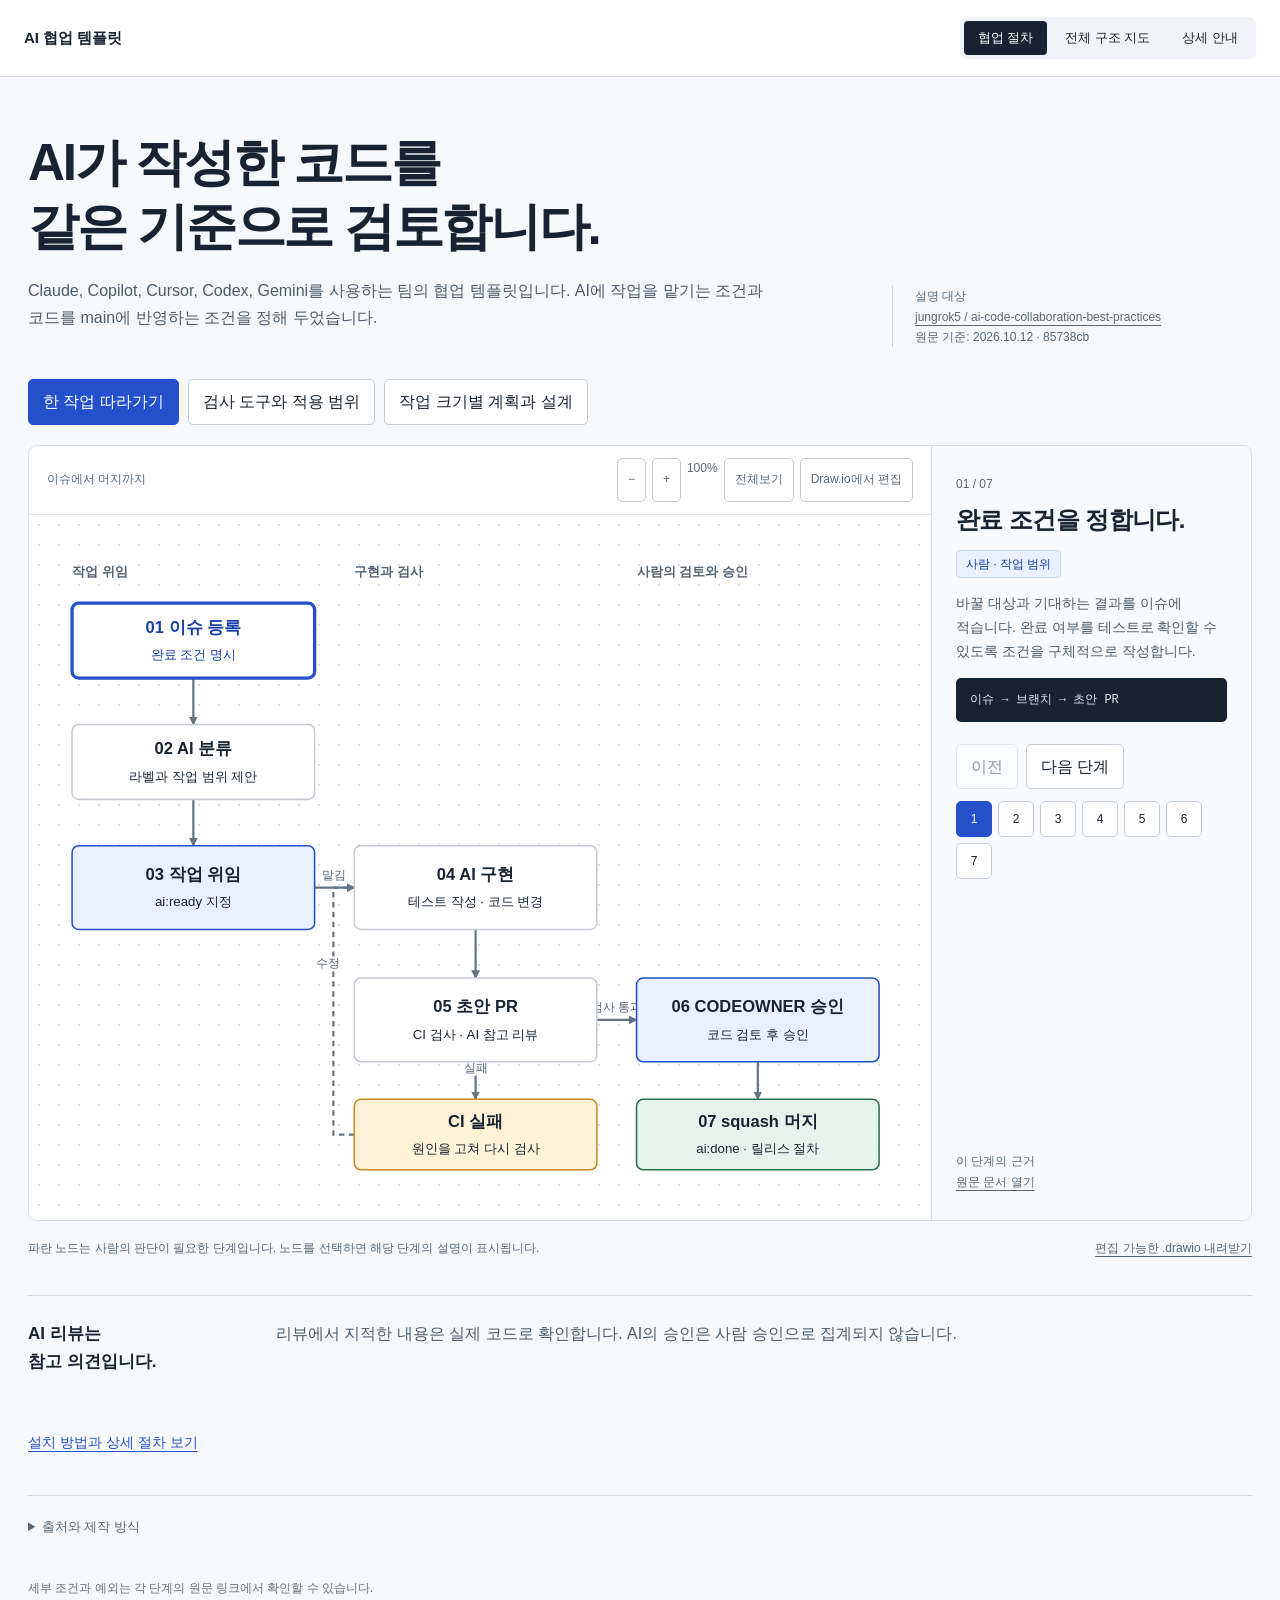
<file: docs/site/index.html>
<!doctype html><html lang="ko"><head><meta charset="utf-8"><meta name="viewport" content="width=device-width,initial-scale=1"><meta name="description" content="AI 협업 저장소의 검사와 승인 절차를 설명합니다. 이슈에서 머지까지의 흐름과 작업 크기별 계획·설계를 확인합니다."><title>AI 코드의 검사와 승인 절차</title><link rel="stylesheet" href="style.css"><script defer src="diagram-runtime.js?v=viewport-fix"></script><script defer src="drawio.js?v=ai-design-151"></script></head><body>
<header class="topbar"><a class="brand" href="index.html">AI 협업 템플릿</a><nav class="switcher" aria-label="페이지 이동"><a href="index.html" aria-current="page">협업 절차</a><a href="map.html">전체 구조 지도</a><a href="guide.html">상세 안내</a></nav></header>
<main class="wrap"><section class="intro"><div><h1>AI가 작성한 코드를<br>같은 기준으로 검토합니다.</h1><p>Claude, Copilot, Cursor, Codex, Gemini를 사용하는 팀의 협업 템플릿입니다. AI에 작업을 맡기는 조건과 코드를 main에 반영하는 조건을 정해 두었습니다.</p></div><aside class="repo-note">설명 대상<br><a href="https://github.com/jungrok5/ai-code-collaboration-best-practices" target="_blank" rel="noopener">jungrok5 / ai-code-collaboration-best-practices</a><br>원문 기준: 2026.10.12 · 85738cb</aside></section>
<div class="tabs" role="group" aria-label="구조도 선택"><button data-diagram="flow" aria-pressed="true">한 작업 따라가기</button><button data-diagram="guards" aria-pressed="false">검사 도구와 적용 범위</button><button data-diagram="size" aria-pressed="false">작업 크기별 계획과 설계</button></div>
<section class="workbench" aria-label="구조도와 단계별 설명"><div class="diagram-panel"><div class="canvas-toolbar"><span id="diagram-title">이슈에서 머지까지</span><div class="canvas-actions"><button id="zoom-out" aria-label="구조도 축소">−</button><button id="zoom-in" aria-label="구조도 확대">+</button><span id="zoom-value" role="status" aria-live="polite">100%</span><button id="reset-zoom">전체보기</button><button id="edit-diagram">Draw.io에서 편집</button></div></div><div class="diagram-stage" id="diagram-stage"><object type="image/svg+xml" data="data/drawio-flow.svg" aria-label="이슈에서 머지까지 구조도"></object></div></div><aside class="side-panel"><div class="step-count" id="step-count">01 / 07</div><h2 id="step-title">완료 조건을 정합니다.</h2><span class="pill" id="step-owner">사람 · 작업 범위</span><p id="step-text">바꿀 대상과 기대하는 결과를 이슈에 적습니다. 완료 여부를 테스트로 확인할 수 있도록 조건을 구체적으로 작성합니다.</p><code class="code" id="step-code">이슈 → 브랜치 → 초안 PR</code><div class="step-controls"><button id="prev-step">이전</button><button id="next-step">다음 단계</button></div><div class="step-dots" id="step-dots" aria-label="단계 선택"></div><div class="side-source">이 단계의 근거<br><a id="step-source" href="https://github.com/jungrok5/ai-code-collaboration-best-practices/blob/main/docs/01-playbook.md" target="_blank" rel="noopener">원문 문서 열기</a></div></aside></section>
<div class="bottom-note"><p>파란 노드는 사람의 판단이 필요한 단계입니다. 노드를 선택하면 해당 단계의 설명이 표시됩니다.</p><a id="download-drawio" href="data/flow.drawio" download>편집 가능한 .drawio 내려받기</a></div>
<section class="callout"><h3>AI 리뷰는<br>참고 의견입니다.</h3><p>리뷰에서 지적한 내용은 실제 코드로 확인합니다. AI의 승인은 사람 승인으로 집계되지 않습니다.</p></section>
<p class="compare-link"><a href="guide.html">설치 방법과 상세 절차 보기</a></p>
<details class="source-list"><summary>출처와 제작 방식</summary><ul><li><a href="https://github.com/jungrok5/ai-code-collaboration-best-practices/blob/85738cb5d8daf608d701b60cf82e9c5aa98c6c10/README.md">README</a> · <a href="https://github.com/jungrok5/ai-code-collaboration-best-practices/blob/85738cb5d8daf608d701b60cf82e9c5aa98c6c10/AGENTS.md">AGENTS.md</a></li><li>플레이북 · 리뷰 정책 · 설계 먼저 · 가벼운 하네스 · 글과 화면 기준 · 스킬 추가 가이드</li><li><a href="https://github.com/DayuanJiang/next-ai-draw-io">Next AI Draw.io</a>의 <code>prepareNewDiagram</code> 모듈로 XML을 정규화하고 검증했습니다. 검증한 XML을 팀의 렌더러로 SVG로 변환해 첫 화면에 표시합니다. 편집 버튼은 패키지에 포함된 draw.io 편집기를 엽니다.</li><li>사용 버전: <code>@next-ai-drawio/mcp-server 0.4.1</code>. <a href="assets/NEXT-AI-DRAWIO-LICENSE">Apache-2.0 라이선스</a> · 원문 커밋 85738cb</li></ul></details><footer>세부 조건과 예외는 각 단계의 원문 링크에서 확인할 수 있습니다.</footer></main>
<dialog class="view-dialog" id="editor-dialog"><div class="dialog-bar"><span>Draw.io 편집기 · 수정한 내용은 파일로 내려받을 수 있습니다.</span><button id="save-edits">수정본 내려받기</button><button id="close-editor">닫기</button></div><iframe id="editor-frame" title="편집 가능한 Draw.io 구조도"></iframe></dialog>
</body></html>
</file>
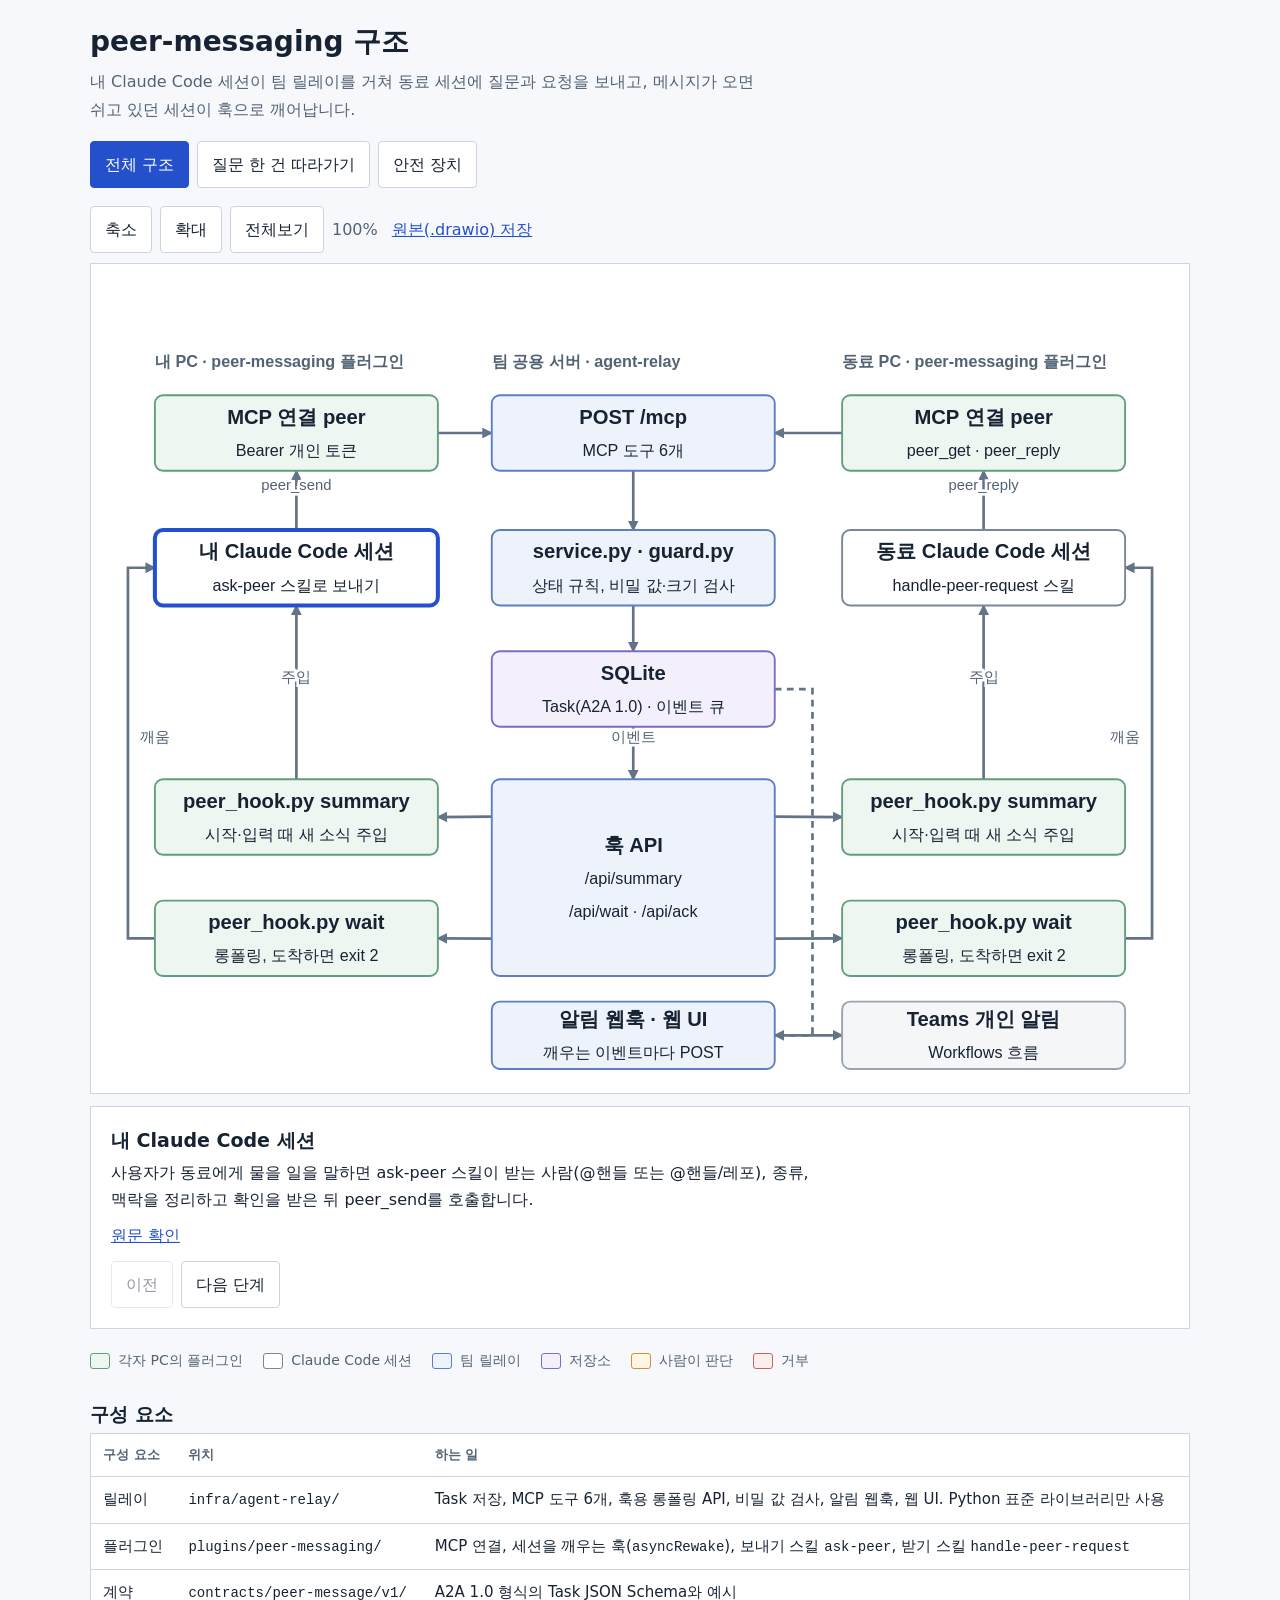
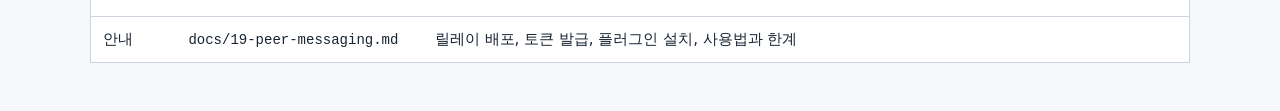
<file: docs/site/peer-messaging/index.html>
<!doctype html>
<html lang="ko">
<head>
<meta charset="utf-8">
<meta name="viewport" content="width=device-width,initial-scale=1,viewport-fit=cover">
<title>peer-messaging 구조</title>
<meta name="claude:viewport-fit-sides" content="cover">
<style>
/* Layout: one column; diagram stage first, step detail below, legend and parts table after. Single light look to match the SVGs. */
:root{--bg:#f6f8fb;--surface:#ffffff;--fg:#172333;--muted:#536374;--line:#ccd4df;--accent:#2451cb;--on-accent:#ffffff;
 --plugin:#eef6f1;--plugin-line:#5f9f7a;--relay:#eef3fb;--relay-line:#5b7fc0;--store:#f3f0fb;--store-line:#7f6cc0;
 --human:#fff6e5;--human-line:#c9952e;--stop:#fdeeee;--stop-line:#c46464;--session-line:#7a8796;color-scheme:light}
body{margin:0;background:var(--bg);color:var(--fg);font:16px/1.7 system-ui,"Noto Sans KR",sans-serif;word-break:keep-all}
main{max-width:1100px;margin:0 auto;padding-block:24px 48px;padding-left:max(16px,env(safe-area-inset-left,0px));padding-right:max(16px,env(safe-area-inset-right,0px))}
h1{font-size:28px;line-height:1.3;margin:0 0 8px;text-wrap:balance}h2{font-size:19px;line-height:1.4;margin:0 0 6px}
#summary{max-width:68ch;margin:0;color:var(--muted)}
button,a{min-height:44px}a{color:var(--accent)}
button{padding:9px 14px;background:var(--surface);color:var(--fg);border:1px solid var(--line);border-radius:4px;font:inherit;cursor:pointer}
button:focus-visible,a:focus-visible,[data-node]:focus-visible{outline:3px solid var(--accent);outline-offset:2px}
button[aria-pressed=true]{background:var(--accent);border-color:var(--accent);color:var(--on-accent)}button:disabled{opacity:.45;cursor:default}
#tabs,#controls{display:flex;gap:8px;flex-wrap:wrap;align-items:center;margin:18px 0 10px}
#controls a{display:inline-flex;align-items:center;padding:0 6px}#scale{color:var(--muted);min-width:4ch;font-variant-numeric:tabular-nums}
#stage{overflow:auto;background:var(--surface);border:1px solid var(--line);padding:10px;display:flex;min-height:260px}
#stage svg{flex-shrink:0}#stage [data-node]{cursor:pointer}.active>rect,.active>polygon{stroke:var(--accent);stroke-width:3}
#detail{background:var(--surface);border:1px solid var(--line);padding:20px;margin-top:12px}
#description{max-width:72ch;margin:0 0 8px}#steps{display:flex;gap:8px;margin-top:12px}
.legend{display:flex;flex-wrap:wrap;gap:8px 20px;margin:20px 0 0;padding:0;list-style:none;color:var(--muted);font-size:14px}
.legend li{display:flex;align-items:center;gap:8px}.sw{width:18px;height:14px;border:1.5px solid;border-radius:3px}
.parts{margin-top:28px}.table-wrap{overflow-x:auto}
table{border-collapse:collapse;width:100%;background:var(--surface);border:1px solid var(--line)}
th,td{text-align:left;padding:10px 12px;border-bottom:1px solid var(--line);vertical-align:top;font-size:15px}
th{color:var(--muted);font-weight:600;font-size:13px}code{font:14px ui-monospace,SFMono-Regular,monospace}
@media(prefers-reduced-motion:reduce){*{scroll-behavior:auto}}
</style>
<script defer src="diagram-runtime.js"></script><script defer src="viewer.js"></script>
</head>
<body>
<main>
<h1 id="title">peer-messaging 구조</h1>
<p id="summary"></p>
<nav id="tabs" aria-label="그림 선택"></nav>
<div id="controls"><button id="minus" type="button">축소</button><button id="plus" type="button">확대</button><button id="fit" type="button">전체보기</button><span id="scale" role="status"></span><a id="download" download>원본(.drawio) 저장</a></div>
<div id="stage"></div>
<section id="detail" aria-live="polite"><h2 id="step-title"></h2><p id="description"></p><a id="source" target="_blank" rel="noopener">원문 확인</a>
<div id="steps"><button id="prev" type="button">이전</button><button id="next" type="button">다음 단계</button></div></section>
<ul class="legend" aria-label="색의 의미">
<li><span class="sw" style="background:var(--plugin);border-color:var(--plugin-line)"></span>각자 PC의 플러그인</li>
<li><span class="sw" style="background:var(--surface);border-color:var(--session-line)"></span>Claude Code 세션</li>
<li><span class="sw" style="background:var(--relay);border-color:var(--relay-line)"></span>팀 릴레이</li>
<li><span class="sw" style="background:var(--store);border-color:var(--store-line)"></span>저장소</li>
<li><span class="sw" style="background:var(--human);border-color:var(--human-line)"></span>사람이 판단</li>
<li><span class="sw" style="background:var(--stop);border-color:var(--stop-line)"></span>거부</li>
</ul>
<section class="parts"><h2>구성 요소</h2><div class="table-wrap"><table>
<tr><th>구성 요소</th><th>위치</th><th>하는 일</th></tr>
<tr><td>릴레이</td><td><code>infra/agent-relay/</code></td><td>Task 저장, MCP 도구 6개, 훅용 롱폴링 API, 비밀 값 검사, 알림 웹훅, 웹 UI. Python 표준 라이브러리만 사용</td></tr>
<tr><td>플러그인</td><td><code>plugins/peer-messaging/</code></td><td>MCP 연결, 세션을 깨우는 훅(<code>asyncRewake</code>), 보내기 스킬 <code>ask-peer</code>, 받기 스킬 <code>handle-peer-request</code></td></tr>
<tr><td>계약</td><td><code>contracts/peer-message/v1/</code></td><td>A2A 1.0 형식의 Task JSON Schema와 예시</td></tr>
<tr><td>안내</td><td><code>docs/19-peer-messaging.md</code></td><td>릴레이 배포, 토큰 발급, 플러그인 설치, 사용법과 한계</td></tr>
</table></div></section>
</main>
</body>
</html>
</file>
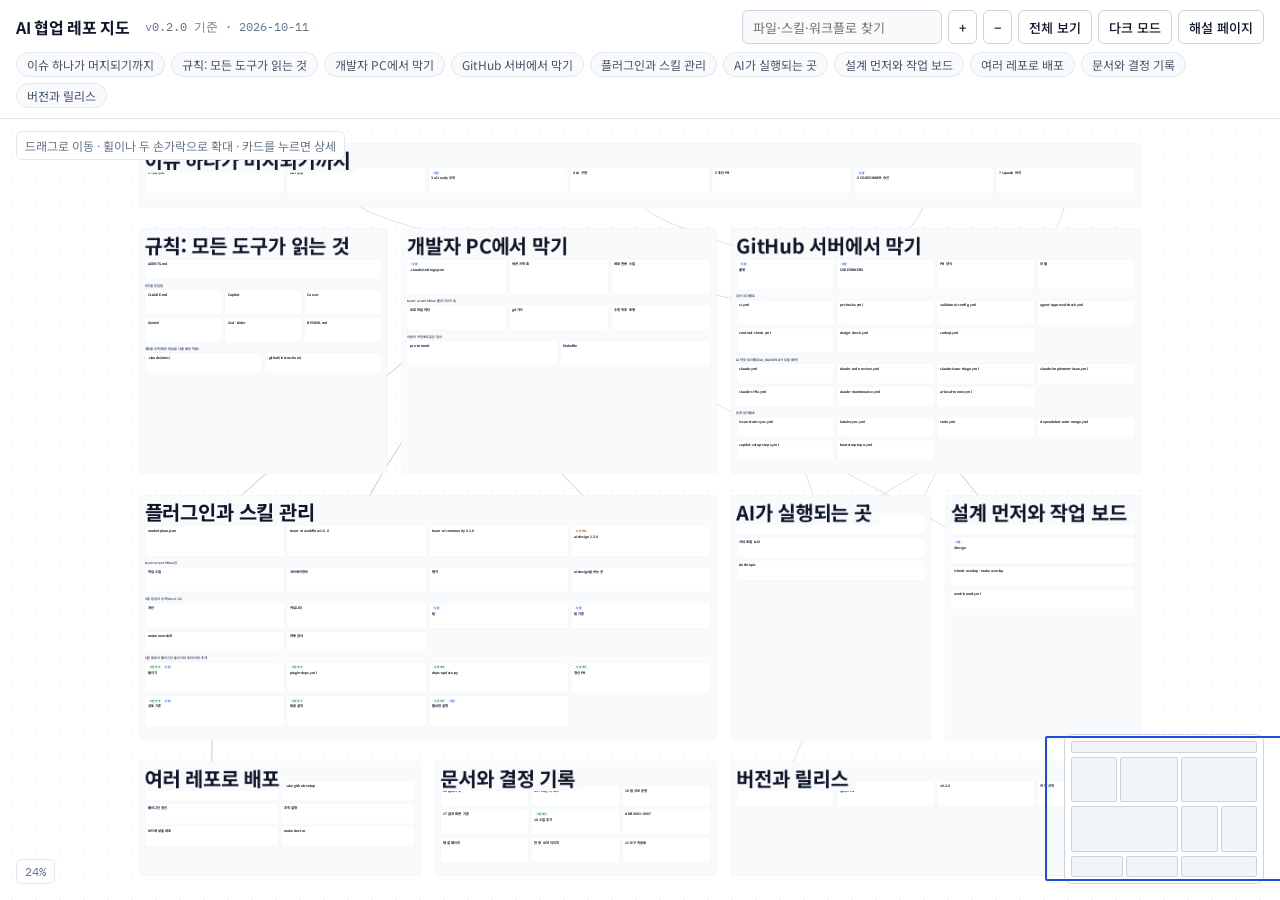
<file: docs/site/map.html>
<!doctype html>
<html lang="ko">
<head>
<meta charset="utf-8">
<meta name="viewport" content="width=device-width, initial-scale=1, viewport-fit=cover">
<style>
/* Design system "Clear" (ai-design) — tokens. Light: 선명한 블루. Dark: 그래파이트.
   Use only these variables in product CSS; the style check warns on raw colors and font stacks elsewhere.
   Spec and component rules: DESIGN.md. Colors adapted from the Tailwind CSS palette (MIT). */
:root {
  /* color: surfaces */
  --bg: #ffffff;
  --surface: #f8fafc;
  --sunk: #f1f5f9;
  --line: #e2e8f0;
  --line-strong: #cbd5e1;
  /* color: text */
  --fg: #0f172a;
  --muted: #475569;
  --subtle: #64748b;
  /* color: the one accent (actions, links, current state, human gates) */
  --accent: #1d4ed8;
  --accent-hover: #1e40af;
  --accent-fg: #ffffff;
  --accent-soft: #eff6ff;
  /* color: status (meaning only, never decoration) */
  --ok: #067647;      --ok-soft: #ecfdf3;
  --warn: #b54708;    --warn-soft: #fffaeb;
  --danger: #b42318;  --danger-soft: #fef3f2;
  /* color: code and terminals */
  --code-bg: #0f172a;
  --code-fg: #e2e8f0;
  --code-muted: #94a3b8;
  --code-line: #334155;
  --code-ok: #86efac;
  --code-warn: #fcd34d;
  --code-danger: #fca5a5;
  --focus: #1d4ed8;

  /* type */
  --font-sans: "Noto Sans KR", -apple-system, BlinkMacSystemFont, "Apple SD Gothic Neo", "Malgun Gothic", system-ui, sans-serif;
  --font-mono: "IBM Plex Mono", ui-monospace, SFMono-Regular, Menlo, Consolas, monospace;
  --text-xs: 12px; --text-s: 14px; --text-m: 16px; --text-l: 18px;
  --text-h3: 18px; --text-h2: 24px; --text-h1: clamp(30px, 4.4vw, 44px);
  --leading: 1.7; --leading-tight: 1.3;

  /* space, shape */
  --space-1: 4px; --space-2: 8px; --space-3: 12px; --space-4: 16px;
  --space-5: 24px; --space-6: 32px; --space-7: 48px; --space-8: 64px;
  --radius-s: 6px; --radius-m: 8px; --radius-l: 10px;
  --border: 1px solid var(--line);
  --measure: 72ch;
  --page: 1120px;
  --motion: 180ms ease-out;
  color-scheme: light;
}

/* Dark follows the OS unless the page sets data-theme. Keep both blocks identical. */
@media (prefers-color-scheme: dark) {
  :root:not([data-theme="light"]) {
    --bg: #1e2124; --surface: #25292c; --sunk: #191b1e; --line: #33373b; --line-strong: #454b51;
    --fg: #e4e6e8; --muted: #b4b9be; --subtle: #9ba1a6;
    --accent: #7cb7e8; --accent-hover: #a9d0f0; --accent-fg: #10151a; --accent-soft: #233240;
    --ok: #47cd89; --ok-soft: #16322a; --warn: #fdb022; --warn-soft: #3a2c12; --danger: #f97066; --danger-soft: #3b1f1d;
    --code-bg: #111315; --code-fg: #e4e6e8; --code-muted: #8a9096; --code-line: #33373b;
    --code-ok: #86e0b0; --code-warn: #f5c45e; --code-danger: #f6a19a; --focus: #7cb7e8;
    color-scheme: dark;
  }
}
:root[data-theme="dark"] {
  --bg: #1e2124; --surface: #25292c; --sunk: #191b1e; --line: #33373b; --line-strong: #454b51;
  --fg: #e4e6e8; --muted: #b4b9be; --subtle: #9ba1a6;
  --accent: #7cb7e8; --accent-hover: #a9d0f0; --accent-fg: #10151a; --accent-soft: #233240;
  --ok: #47cd89; --ok-soft: #16322a; --warn: #fdb022; --warn-soft: #3a2c12; --danger: #f97066; --danger-soft: #3b1f1d;
  --code-bg: #111315; --code-fg: #e4e6e8; --code-muted: #8a9096; --code-line: #33373b;
    --code-ok: #86e0b0; --code-warn: #f5c45e; --code-danger: #f6a19a; --focus: #7cb7e8;
  color-scheme: dark;
}
/* Design system "Clear" (ai-design) — base and components. Needs tokens.css first.
   Every value comes from a token. Class names start with ds- so they can sit next to product CSS. */
*, *::before, *::after { box-sizing: border-box; }
body {
  margin: 0; background: var(--bg); color: var(--fg);
  font-family: var(--font-sans); font-size: var(--text-m); line-height: var(--leading);
  word-break: keep-all; overflow-wrap: break-word;
}
h1, h2, h3, h4 { margin: 0; line-height: var(--leading-tight); font-weight: 700; text-wrap: balance; }
h1 { font-size: var(--text-h1); letter-spacing: -0.02em; }
h2 { font-size: var(--text-h2); letter-spacing: -0.01em; }
h3 { font-size: var(--text-h3); }
p { margin: 0; }
a { color: var(--accent); text-underline-offset: 3px; }
a:hover { color: var(--accent-hover); }
:focus-visible { outline: 2px solid var(--focus); outline-offset: 2px; }
code, kbd, pre { font-family: var(--font-mono); }
:not(pre) > code {
  font-size: 0.88em; background: var(--sunk); border: var(--border); border-radius: 4px;
  padding: 0 4px; overflow-wrap: anywhere; word-break: normal;
}
@media (prefers-reduced-motion: reduce) {
  *, *::before, *::after { animation: none !important; transition: none !important; scroll-behavior: auto !important; }
}

/* layout */
.ds-page { max-width: var(--page); margin: 0 auto; padding: var(--space-6) var(--space-4) var(--space-8); }
@media (min-width: 720px) { .ds-page { padding-inline: var(--space-5); } }
.ds-stack { display: grid; gap: var(--space-4); }
.ds-lede { font-size: var(--text-l); color: var(--muted); max-width: var(--measure); }
.ds-eyebrow { font-size: var(--text-s); font-weight: 700; color: var(--accent); }
.ds-muted { color: var(--muted); }

/* top bar */
.ds-topbar {
  display: flex; align-items: center; gap: var(--space-5); min-height: 60px;
  padding: 0 var(--space-4); border-bottom: var(--border); background: var(--bg);
}
.ds-topbar a { color: var(--muted); text-decoration: none; font-size: var(--text-s); }
.ds-topbar a[aria-current="page"] { color: var(--fg); font-weight: 700; }

/* buttons: one primary per view */
.ds-btn {
  display: inline-flex; align-items: center; justify-content: center; gap: var(--space-2);
  min-height: 44px; padding: 0 var(--space-4); border-radius: var(--radius-m);
  font: 700 var(--text-s) / 1 var(--font-sans); cursor: pointer; text-decoration: none;
  background: var(--bg); color: var(--fg); border: 1px solid var(--line-strong);
  transition: background-color var(--motion), border-color var(--motion);
}
.ds-btn:hover { border-color: var(--subtle); }
.ds-btn--primary { background: var(--accent); color: var(--accent-fg); border-color: var(--accent); }
.ds-btn--primary:hover { background: var(--accent-hover); border-color: var(--accent-hover); color: var(--accent-fg); }

/* copyable command: an action the reader runs */
.ds-cmd {
  display: flex; align-items: center; gap: var(--space-2); min-width: 0;
  background: var(--code-bg); color: var(--code-fg); border-radius: var(--radius-l);
  padding: var(--space-2) var(--space-2) var(--space-2) var(--space-4);
}
.ds-cmd code, .ds-cmd pre {
  flex: 1; min-width: 0; margin: 0; background: none; border: 0; padding: 0; color: inherit;
  font-size: var(--text-s); line-height: 1.7; white-space: pre; overflow-x: auto;
}
.ds-cmd .ds-c { color: var(--code-muted); }
/* The copy button stays quiet so a page with several commands keeps one primary action. */
.ds-cmd button {
  align-self: flex-start; flex: none; min-height: 36px; padding: 0 var(--space-3); border-radius: var(--radius-s);
  border: 1px solid var(--code-line); background: transparent; color: var(--code-fg);
  font: 500 13px / 1 var(--font-sans); cursor: pointer;
}
.ds-cmd button:hover { border-color: var(--code-muted); }
.ds-cmd button:focus-visible { outline-color: var(--code-fg); }
@media (max-width: 600px) { .ds-cmd code, .ds-cmd pre { white-space: pre-wrap; overflow-wrap: anywhere; } }

/* real output: what a command printed, pasted from an actual run; not copyable, lines marked by meaning */
.ds-output {
  margin: 0; background: var(--code-bg); color: var(--code-fg); border-radius: var(--radius-l);
  padding: var(--space-4); font: var(--text-s) / 1.7 var(--font-mono); white-space: pre-wrap; overflow-wrap: anywhere;
}
.ds-output .ds-prompt { color: var(--code-muted); }
.ds-output .ds-err { color: var(--code-danger); }
.ds-output .ds-warn { color: var(--code-warn); }
.ds-output .ds-ok { color: var(--code-ok); }

/* numbered steps: a sequence; .is-human marks a person's decision */
.ds-steps { list-style: none; margin: 0; padding: 0; counter-reset: ds-step; }
.ds-steps > li {
  display: grid; grid-template-columns: 28px minmax(0, 1fr) auto; gap: var(--space-3); align-items: start;
  padding: var(--space-3) 0; border-bottom: var(--border);
}
.ds-steps > li:last-child { border-bottom: 0; }
.ds-steps > li::before {
  counter-increment: ds-step; content: counter(ds-step);
  width: 28px; height: 28px; border-radius: 50%; display: grid; place-items: center;
  background: var(--sunk); color: var(--fg); font: 700 13px / 1 var(--font-sans);
}
.ds-steps > li.is-human::before { background: var(--accent); color: var(--accent-fg); }
.ds-steps .ds-who { font-size: 13px; font-weight: 700; color: var(--accent); white-space: nowrap; padding-top: 3px; }
.ds-steps h3, .ds-steps h4 { font-size: var(--text-m); }
.ds-steps p { font-size: 15px; color: var(--muted); margin-top: 2px; }

/* table: comparisons and lists of facts */
.ds-table-wrap { overflow-x: auto; }
.ds-table { width: 100%; border-collapse: collapse; font-size: 15px; font-variant-numeric: tabular-nums; }
.ds-table th, .ds-table td { text-align: left; vertical-align: top; padding: 10px 16px 10px 0; border-bottom: var(--border); }
.ds-table thead th { font-size: 13px; font-weight: 500; color: var(--subtle); border-bottom-color: var(--line-strong); }
.ds-table tbody tr:last-child > * { border-bottom: 0; }

/* panel: groups related content; border only, no shadow, no side stripe */
.ds-panel { background: var(--bg); border: var(--border); border-radius: var(--radius-l); padding: var(--space-5); min-width: 0; }
.ds-panel--sunk { background: var(--surface); }

/* note: a short remark that must not be missed */
.ds-note { display: grid; gap: var(--space-1); background: var(--accent-soft); border-radius: var(--radius-m); padding: var(--space-3) var(--space-4); font-size: 15px; }
.ds-note--warn { background: var(--warn-soft); }
.ds-note--danger { background: var(--danger-soft); }

/* badge: state, owner, kind */
.ds-badge {
  display: inline-flex; align-items: center; min-height: 22px; padding: 0 var(--space-2); border-radius: 4px;
  font-size: var(--text-xs); font-weight: 700; background: var(--sunk); color: var(--muted); white-space: nowrap;
}
.ds-badge--accent { background: var(--accent-soft); color: var(--accent); }
.ds-badge--ok { background: var(--ok-soft); color: var(--ok); }
.ds-badge--warn { background: var(--warn-soft); color: var(--warn); }
.ds-badge--danger { background: var(--danger-soft); color: var(--danger); }

/* diagram frame (Mermaid or element-built diagrams) */
.ds-figure { margin: 0; border: var(--border); border-radius: var(--radius-l); padding: var(--space-4); overflow-x: auto; background: var(--bg); }
.ds-figure figcaption { font-size: 13px; color: var(--subtle); margin-top: var(--space-2); }

/* Long, secondary content (a full output, a prompt, the hand-made examples) folded behind its one-line summary. */
.ds-details { border-top: var(--border); border-bottom: var(--border); }
.ds-details > summary { cursor: pointer; padding: var(--space-3) 0; min-height: 44px; display: flex; align-items: center;
  gap: var(--space-2); color: var(--fg); font-weight: 500; list-style: none; }
.ds-details > summary::-webkit-details-marker { display: none; }
.ds-details > summary::before { content: ""; width: 7px; height: 7px; border-right: 1.5px solid var(--muted);
  border-bottom: 1.5px solid var(--muted); transform: rotate(-45deg); transition: transform 150ms ease-out; flex: none; }
.ds-details[open] > summary::before { transform: rotate(45deg); }
.ds-details > summary:focus-visible { outline: 2px solid var(--focus); outline-offset: 2px; }
.ds-details > :not(summary) { margin-bottom: var(--space-4); }
@media (prefers-reduced-motion: reduce) { .ds-details > summary::before { transition: none; } }
</style>
<script>
// Design system "Clear" (ai-design): light/dark switch. Load in <head> so the saved theme applies before first paint.
// Without a saved choice the page follows the OS (tokens.css). A .theme-toggle button flips it and the choice is
// remembered per browser. Fires a "themechange" event on document so diagrams can redraw.
(() => {
  const root = document.documentElement, KEY = "clear-theme";
  const dark = () => root.dataset.theme ? root.dataset.theme === "dark" : matchMedia("(prefers-color-scheme: dark)").matches;
  try { const saved = localStorage.getItem(KEY); if (saved) root.dataset.theme = saved; } catch {}
  const sync = () => document.querySelectorAll(".theme-toggle").forEach((b) => {
    b.setAttribute("aria-pressed", String(dark()));
    b.textContent = dark() ? "라이트 모드" : "다크 모드";
  });
  window.clearTheme = { isDark: dark };
  document.addEventListener("DOMContentLoaded", sync);
  document.addEventListener("click", (e) => {
    if (!e.target.closest(".theme-toggle")) return;
    root.dataset.theme = dark() ? "light" : "dark";
    try { localStorage.setItem(KEY, root.dataset.theme); } catch {}
    sync();
    document.dispatchEvent(new Event("themechange"));
  });
})();
</script>
<title>AI 협업 레포 지도</title>
<link rel="preconnect" href="https://fonts.googleapis.com">
<link rel="stylesheet" href="https://fonts.googleapis.com/css2?family=IBM+Plex+Mono:wght@400;500&family=Noto+Sans+KR:wght@400;500;700&display=swap">
<style>
/* Repo map (docs/site/map.html). Layout: one pannable, zoomable world of labelled zones; toolbar on top, minimap and detail panel float above it.
   Built with the team design system "Clear" like the guide page. */
/* Clear tokens come from the pinned ai-design (scripts/build-site.sh); only the canvas parts are defined here. */
:root { --grid: var(--sunk); --edge: var(--subtle); }
[hidden] { display: none !important; }
html, body { height: 100%; }
body { background: var(--bg); color: var(--fg); font-family: var(--font-sans); font-size: 14px; line-height: 1.6;
  overflow: hidden; word-break: keep-all; }
.app { height: 100%; display: grid; grid-template-rows: auto minmax(0, 1fr); }

/* toolbar */
.bar { display: flex; flex-wrap: wrap; align-items: center; gap: 8px 16px; padding: 10px 16px;
  border-bottom: 1px solid var(--line); background: var(--bg); position: relative; z-index: 5; }
.bar h1 { font-size: 16px; font-weight: 700; margin: 0; white-space: nowrap; }
.bar .meta { color: var(--subtle); font-size: 12px; font-family: var(--font-mono); white-space: nowrap; }
.tools { display: flex; flex-wrap: wrap; align-items: center; gap: 6px; margin-left: auto; }
.btn { font: 500 13px var(--font-sans); color: var(--fg); background: var(--bg); border: 1px solid var(--line-strong);
  border-radius: 6px; min-height: 34px; padding: 0 10px; cursor: pointer; }
.btn:hover { background: var(--surface); }
.btn[aria-pressed="true"] { background: var(--sunk); }
.btn:focus-visible, .chip:focus-visible, .node:focus-visible, #q:focus-visible { outline: 2px solid var(--accent); outline-offset: 2px; }
.search { position: relative; }
#q { font: 13px var(--font-sans); color: var(--fg); background: var(--surface); border: 1px solid var(--line-strong);
  border-radius: 6px; min-height: 34px; padding: 0 10px; width: 200px; }
.results { position: absolute; top: 40px; right: 0; width: 280px; max-height: 320px; overflow: auto; background: var(--bg);
  border: 1px solid var(--line-strong); border-radius: 8px; padding: 4px; }
.results button { display: block; width: 100%; text-align: left; border: 0; background: none; color: var(--fg);
  font: 13px var(--font-sans); padding: 6px 8px; border-radius: 6px; cursor: pointer; }
.results button:hover, .results button[aria-selected="true"] { background: var(--accent-soft); }
.results small { color: var(--subtle); font-family: var(--font-mono); font-size: 11px; display: block; }
.zones { display: flex; flex-wrap: wrap; gap: 6px; width: 100%; }
.chip { font: 12px var(--font-sans); color: var(--muted); background: var(--surface); border: 1px solid var(--line);
  border-radius: 999px; padding: 3px 10px; cursor: pointer; }
.chip:hover { color: var(--fg); border-color: var(--line-strong); }

/* canvas */
.view { position: relative; overflow: hidden; touch-action: none; cursor: grab;
  background-color: var(--bg);
  background-image: radial-gradient(var(--grid) 1.2px, transparent 1.2px); background-size: 24px 24px; }
.view.dragging { cursor: grabbing; }
.world { position: absolute; left: 0; top: 0; transform-origin: 0 0; will-change: transform; }
.world.animate { transition: transform 420ms cubic-bezier(.2, .7, .2, 1); }
svg.edges { position: absolute; left: 0; top: 0; overflow: visible; pointer-events: none; }
.edge { fill: none; stroke: var(--edge); stroke-width: 1.6; }
.edge.dash { stroke-dasharray: 6 5; }
.edge-label { font: 12px var(--font-sans); fill: var(--muted); paint-order: stroke; stroke: var(--bg); stroke-width: 5px; }
.edge.hot { stroke: var(--accent); stroke-width: 2.6; }
.edge-label.hot { fill: var(--accent); font-weight: 700; }
.arrowhead { fill: var(--edge); }

.zone { position: absolute; background: var(--surface); border: 1px solid var(--line); border-radius: 14px; padding: 22px 22px 24px; }
.zone > header { display: grid; gap: 2px; margin-bottom: 16px; }
.zone h2 { font-size: 22px; line-height: 1.3; margin: 0; letter-spacing: -.01em; }
.zone .sub { color: var(--muted); font-size: 14px; margin: 0; max-width: 80ch; }
.zone .kicker { font: 500 12px var(--font-mono); color: var(--subtle); letter-spacing: .04em; }
.group + .group { margin-top: 18px; }
.group h3 { font-size: 13px; font-weight: 700; color: var(--muted); margin: 0 0 8px; letter-spacing: .02em; }
.grid { display: grid; gap: 10px; }
.node { display: grid; gap: 4px; align-content: start; background: var(--bg); border: 1px solid var(--line);
  border-radius: 10px; padding: 10px 12px; cursor: pointer; text-align: left; min-width: 0;
  font: inherit; color: inherit; }
.node:hover { border-color: var(--line-strong); }
.node strong { font-size: 14px; line-height: 1.35; }
.node code { font: 12px var(--font-mono); color: var(--subtle); overflow-wrap: anywhere; }
.node p { margin: 0; color: var(--muted); font-size: 13px; line-height: 1.55; }
.node .tags { display: flex; gap: 4px; flex-wrap: wrap; }
.tag { font: 500 11px var(--font-sans); border-radius: 999px; padding: 1px 8px; border: 1px solid transparent; }
.tag.human { color: var(--accent); background: var(--accent-soft); }
.tag.new { color: var(--ok); background: var(--ok-soft); }
.tag.ext { color: var(--warn); background: var(--warn-soft); }
.node.sel { border-color: var(--accent); box-shadow: 0 0 0 2px var(--accent); }
.world.focusing .node:not(.sel):not(.near) { opacity: .35; }
.world.focusing .zone { }
.step-n { font: 500 12px var(--font-mono); color: var(--subtle); }

/* level of detail: far = titles only */
.world[data-lod="far"] .node p, .world[data-lod="far"] .node code, .world[data-lod="far"] .edge-label,
.world[data-lod="far"] .zone .sub, .world[data-lod="far"] .zone .kicker { visibility: hidden; }
.zone { --inv: 1; }
.world[data-lod="far"] .zone h2 { position: absolute; left: 22px; top: 14px; transform: scale(var(--inv)); transform-origin: 0 0;
  white-space: nowrap; background: var(--surface); padding-right: 8px; z-index: 1; }

/* floating parts */
.mini { position: absolute; right: 16px; bottom: 16px; width: 200px; background: var(--bg); border: 1px solid var(--line-strong);
  border-radius: 8px; padding: 6px; z-index: 3; }
.mini .map { position: relative; width: 100%; cursor: pointer; }
.mini .mz { position: absolute; background: var(--sunk); border: 1px solid var(--line-strong); border-radius: 2px; }
.mini .vp { position: absolute; border: 2px solid var(--accent); border-radius: 2px; pointer-events: none; }
.zoomlvl { position: absolute; left: 16px; bottom: 16px; z-index: 3; font: 12px var(--font-mono); color: var(--subtle);
  background: var(--bg); border: 1px solid var(--line); border-radius: 6px; padding: 4px 8px; }
.hint { position: absolute; left: 16px; top: 12px; z-index: 3; font-size: 12px; color: var(--subtle);
  background: var(--bg); border: 1px solid var(--line); border-radius: 6px; padding: 4px 8px; }
.panel { position: absolute; top: 12px; right: 16px; width: 340px; max-height: calc(100% - 24px); overflow: auto; z-index: 4;
  background: var(--bg); border: 1px solid var(--line-strong); border-radius: 12px; padding: 16px 18px;
  display: grid; gap: 10px; }
.panel h2 { margin: 0; font-size: 18px; line-height: 1.35; padding-right: 28px; }
.panel .zone-name { font: 500 12px var(--font-mono); color: var(--subtle); }
.panel p { margin: 0; color: var(--muted); }
.panel code { font: 12px var(--font-mono); background: var(--sunk); padding: 2px 6px; border-radius: 4px; overflow-wrap: anywhere; }
.panel ul { margin: 0; padding-left: 18px; display: grid; gap: 4px; }
.panel li button { font: inherit; color: var(--accent); background: none; border: 0; padding: 0; cursor: pointer; text-align: left; }
.panel .x { position: absolute; top: 10px; right: 10px; width: 32px; height: 32px; border: 0; background: none;
  color: var(--subtle); font-size: 20px; cursor: pointer; border-radius: 6px; }
.panel .x:hover { background: var(--surface); color: var(--fg); }
.panel a { color: var(--accent); }
.legend { display: flex; flex-wrap: wrap; gap: 6px 12px; font-size: 12px; color: var(--subtle); align-items: center; }

@media (max-width: 720px) {
  #q { width: 140px; }
  .bar .meta { display: none; }
  .mini { width: 120px; }
  .zones { flex-wrap: nowrap; overflow-x: auto; padding-bottom: 2px; }
  .chip { white-space: nowrap; }
  .hint { display: none; }
  .panel { left: 16px; right: 16px; width: auto; top: auto; bottom: 16px; max-height: 55%; }
  .results { right: auto; left: 0; width: min(280px, calc(100vw - 32px)); }
}
@media (prefers-reduced-motion: reduce) { .world.animate { transition: none; } }
</style>
</head>
<body>

<div class="app">
  <div class="bar">
    <h1>AI 협업 레포 지도</h1>
    <span class="meta">v0.2.0 기준 · 2026-10-11</span>
    <div class="tools">
      <div class="search">
        <input id="q" type="search" placeholder="파일·스킬·워크플로 찾기" autocomplete="off" aria-label="지도에서 찾기" aria-controls="results">
        <div class="results" id="results" role="listbox" hidden></div>
      </div>
      <button class="btn" id="zin" type="button" aria-label="확대">+</button>
      <button class="btn" id="zout" type="button" aria-label="축소">−</button>
      <button class="btn" id="fit" type="button">전체 보기</button>
      <button class="btn theme-toggle" type="button" aria-pressed="false">다크 모드</button>
      <a class="btn" href="./" style="display:inline-flex;align-items:center;text-decoration:none">해설 페이지</a>
    </div>
    <nav class="zones" id="zones" aria-label="영역으로 이동"></nav>
  </div>
  <div class="view" id="view" tabindex="0" aria-label="레포 구조 캔버스. 드래그로 이동, 휠이나 두 손가락으로 확대">
    <div class="world" id="world">
      <svg class="edges" id="edges" aria-hidden="true">
        <defs><marker id="arr" viewBox="0 0 10 10" refX="9" refY="5" markerWidth="7" markerHeight="7" orient="auto-start-reverse">
          <path class="arrowhead" d="M0 0 L10 5 L0 10 z"/></marker>
          <marker id="arrhot" viewBox="0 0 10 10" refX="9" refY="5" markerWidth="7" markerHeight="7" orient="auto-start-reverse">
          <path d="M0 0 L10 5 L0 10 z" style="fill: var(--accent)"/></marker></defs>
      </svg>
    </div>
    <div class="hint" id="hint">드래그로 이동 · 휠이나 두 손가락으로 확대 · 카드를 누르면 상세</div>
    <div class="zoomlvl" id="zoomlvl">100%</div>
    <div class="mini" aria-hidden="true"><div class="map" id="map"></div></div>
    <aside class="panel" id="panel" hidden aria-live="polite">
      <button class="x" id="close" type="button" aria-label="상세 닫기">×</button>
      <div class="zone-name" id="pzone"></div>
      <h2 id="ptitle"></h2>
      <div id="ppath"></div>
      <p id="pdesc"></p>
      <div id="plinks"></div>
      <div class="legend"><span class="tag human">사람</span> 사람이 판단하는 지점 <span class="tag new">이번 추가</span> 스킬·플러그인 관리에 새로 넣은 것 <span class="tag ext">다른 레포</span></div>
    </aside>
  </div>
</div>

<script>
const REPO = "https://github.com/jungrok5/ai-code-collaboration-best-practices/blob/main/";
const AID = "https://github.com/jungrok5/ai-design/blob/main/";

// Zones in rows; heights come from content. n(id, title, path, desc, tags)
const n = (id, t, p, d, tags = []) => ({ id, t, p, d, tags });
const ZONES = [
  { row: 0, x: 0, w: 4200, id: "flow", kicker: "흐름", title: "이슈 하나가 머지되기까지",
    sub: "라벨이 상태를 나타냅니다: ai:ready → ai:in-progress → ai:review 또는 ai:needs-human → ai:done. 사람은 두 지점에서 판단합니다.",
    groups: [{ cols: 7, nodes: [
      n("f1", "1 이슈 등록", ".github/ISSUE_TEMPLATE/", "AI 작업·버그·기능 양식. AI 작업 양식은 목표, 완료 조건, 건드리면 안 되는 곳을 받습니다."),
      n("f2", "2 AI 분류", ".github/workflows/claude-issue-triage.yml", "type·area·priority·size 라벨을 제안하고 빠진 정보를 댓글 한 번으로 묻습니다. 이슈를 닫지 않습니다."),
      n("f3", "3 ai:ready 부여", ".github/labels.yml", "이 이슈를 AI에게 맡길지 사람이 결정합니다.", ["human"]),
      n("f4", "4 AI 구현", ".github/workflows/claude-implement-issue.yml", "브랜치 생성, 테스트 먼저, make check 통과 커밋. 내 자리에서는 make ai-implement ISSUE=n."),
      n("f5", "5 초안 PR", ".github/pull_request_template.md", "ai:generated 라벨, AI 사용 공개 체크박스. CI와 AI 리뷰가 돌지만 AI 리뷰는 참고용입니다."),
      n("f6", "6 CODEOWNER 승인", ".github/CODEOWNERS", "받아들일지 사람이 결정합니다. 에이전트는 승인하거나 머지하지 않습니다.", ["human"]),
      n("f7", "7 squash 머지", "docs/adr/0002-squash-merge-conventional-commits-attribution.md", "Conventional Commit 제목이 squash 커밋이 되고, 연결 이슈는 ai:done, 변경은 릴리스 노트로 갑니다."),
    ] }] },

  { row: 1, x: 0, w: 1040, id: "rules", kicker: "1층", title: "규칙: 모든 도구가 읽는 것",
    sub: "AGENTS.md 하나가 원본이고 도구별 파일은 그 파일을 가리키기만 합니다. 강제력은 없고, 강제는 2·3층이 맡습니다.",
    groups: [
      { title: "단일 원본", cols: 1, nodes: [
        n("agents", "AGENTS.md", "AGENTS.md", "약 60줄. 명령표, 작업 크기별 절차, 사람 소유 파일, 라벨, 언어 규칙. 에이전트가 틀릴 것만 적고 나머지는 docs/로 보냅니다."),
      ] },
      { title: "도구별 진입점", cols: 3, nodes: [
        n("claudemd", "CLAUDE.md", "CLAUDE.md", "@AGENTS.md 한 줄과 Claude Code 전용 메모(설정 파일, 플러그인, worktree)."),
        n("copilot", "Copilot", ".github/copilot-instructions.md", "Copilot 진입점. Copilot 에이전트 정의는 .github/agents/(reviewer, test-specialist)."),
        n("cursor", "Cursor", ".cursor/rules/00-team-rules.mdc", "Cursor 규칙 4개와 BUGBOT.md."),
        n("gemini", "Gemini", "GEMINI.md", "Gemini CLI와 Gemini Code Assist(.gemini/styleguide.md)."),
        n("zed", "Zed · Aider", ".rules", ".rules(Zed), .aider.conf.yml(Aider)."),
        n("review", "REVIEW.md", "REVIEW.md", "AI 리뷰어가 따르는 리뷰 기준."),
      ] },
      { title: "경로별 규칙(해당 파일을 다룰 때만 적용)", cols: 2, nodes: [
        n("rules-claude", ".claude/rules/", ".claude/rules/", "ai-config, github-workflows, tests, writing-and-ui."),
        n("rules-gh", ".github/instructions/", ".github/instructions/", "Copilot용 같은 4개 규칙."),
      ] },
    ] },

  { row: 1, x: 1100, w: 1320, id: "pc", kicker: "2층", title: "개발자 PC에서 막기",
    sub: "AI가 규칙을 잊어도 사고가 나지 않게 Claude Code 훅과 pre-commit이 막습니다. 막히면 우회하지 않고 사람에게 알립니다.",
    groups: [
      { title: "Claude Code 설정", cols: 3, nodes: [
        n("settings", ".claude/settings.json", ".claude/settings.json", "사람 소유. 허용 명령 목록, 팀 마켓플레이스 등록(extraKnownMarketplaces), 켜는 플러그인(enabledPlugins). 개인 설정은 settings.local.json.", ["human"]),
        n("sessionstart", "세션 시작 훅", ".claude/hooks/session-start.sh", "활성 설계와 영역별 담당자를 세션 첫 화면에 보여 줍니다."),
        n("repo-skills", "레포 전용 스킬", ".claude/skills/", "new-repo, new-skill, validate-ai-config. 이 레포를 관리할 때만 쓰는 스킬."),
      ] },
      { title: "team-ai-workflow 플러그인의 훅", cols: 3, nodes: [
        n("protect", "보호 파일 차단", "plugins/team-ai-workflow/scripts/protect-files.sh", "PreToolUse. .env*, 키, CODEOWNERS, scripts/rulesets/, .claude/settings.json 수정을 막습니다."),
        n("gitguard", "git 가드", "plugins/team-ai-workflow/scripts/git_guard.py", "PreToolUse(Bash). main 직접 커밋, 공유 브랜치 강제 푸시, 우회 시도를 막습니다."),
        n("format", "수정 직후 포맷", "plugins/team-ai-workflow/scripts/format-after-edit.sh", "PostToolUse. 스택에 맞는 포매터를 실행합니다. 글·화면 검사는 ai-design 훅이 따로 합니다."),
      ] },
      { title: "사람의 커밋에도 같은 검사", cols: 2, nodes: [
        n("precommit", "pre-commit", ".pre-commit-config.yaml", "공백·JSON·YAML, 비밀 탐지, main 커밋 금지, actionlint, shellcheck, yamllint, markdownlint, 글·화면 기준(ai-design), Conventional Commit."),
        n("make", "Makefile", "Makefile", "setup, check(CI와 같은 검사), style, doctor, ai-validate, overlap, ai-*. 스택은 scripts/stack.sh가 판별."),
      ] },
    ] },

  { row: 1, x: 2480, w: 1720, id: "server", kicker: "3층", title: "GitHub 서버에서 막기",
    sub: "어떤 도구로 만든 코드든 지나는 마지막 관문입니다. 룰셋이 PR, CODEOWNER 승인, ci-ok, squash만을 요구합니다.",
    groups: [
      { title: "관문", cols: 4, nodes: [
        n("rulesets", "룰셋", "scripts/rulesets/main.json", "main: PR 필수, CODEOWNER 승인, 필수 체크 ci-ok, squash만. feature 브랜치용과 Copilot 리뷰용 선택 룰셋도 있습니다. 사람 소유.", ["human"]),
        n("codeowners", "CODEOWNERS", ".github/CODEOWNERS", "영역별 승인자. 사람 소유.", ["human"]),
        n("prtemplate", "PR 양식", ".github/pull_request_template.md", "AI 사용 공개 체크박스, 설계 링크, 테스트 근거."),
        n("labels", "라벨", ".github/labels.yml", "ai:* 상태, size/*, area/*, ai:assisted/ai:generated, no-design, breaking-change."),
      ] },
      { title: "검사 워크플로", cols: 4, nodes: [
        n("w-ci", "ci.yml", ".github/workflows/ci.yml", "make setup-ci → lint → typecheck → test → build. 필수 체크 ci-ok."),
        n("w-pr", "pr-checks.yml", ".github/workflows/pr-checks.yml", "PR 제목 형식, size·area 라벨, AI 공개 체크, 1인당 리뷰 대기 상한."),
        n("w-validate", "validate-ai-config.yml", ".github/workflows/validate-ai-config.yml", "플러그인·설정 스키마·actionlint·shellcheck·yamllint·markdownlint + zizmor."),
        n("w-approval", "agent-approval-check.yml", ".github/workflows/agent-approval-check.yml", "에이전트 커밋이 든 PR에 사람 승인 N명을 요구하는 상태 체크."),
        n("w-contract", "contract-check.yml", ".github/workflows/contract-check.yml", "API·스키마 파일의 깨지는 변경 탐지. breaking-change 라벨이 없으면 실패."),
        n("w-design", "design-check.yml", ".github/workflows/design-check.yml", "변경 파일을 작업 보드와 비교해 겹치면 알림. 큰 PR에 설계 링크가 없으면 알림."),
        n("w-codeql", "codeql.yml", ".github/workflows/codeql.yml", "코드 스캐닝. 비밀 스캔과 Dependabot이 함께 돕니다."),
      ] },
      { title: "AI 작업 워크플로(AI_BACKEND가 있을 때만)", cols: 4, nodes: [
        n("w-claude", "claude.yml", ".github/workflows/claude.yml", "@claude 멘션에 답하고 요청한 변경을 커밋."),
        n("w-review", "claude-code-review.yml", ".github/workflows/claude-code-review.yml", "PR 인라인 코멘트와 요약. 승인하지 않습니다."),
        n("w-triage", "claude-issue-triage.yml", ".github/workflows/claude-issue-triage.yml", "이슈 분류(흐름 2단계)."),
        n("w-impl", "claude-implement-issue.yml", ".github/workflows/claude-implement-issue.yml", "ai:ready 이슈 구현(흐름 4단계)."),
        n("w-cifix", "claude-ci-fix.yml", ".github/workflows/claude-ci-fix.yml", "CI 실패 원인을 고치는 PR 또는 진단 댓글."),
        n("w-maint", "claude-maintenance.yml", ".github/workflows/claude-maintenance.yml", "주간 유지보수 리포트 이슈."),
        n("w-local", "ai-local-runner.yml", ".github/workflows/ai-local-runner.yml", "AI_BACKEND=local일 때 self-hosted 러너에서 같은 작업."),
      ] },
      { title: "운영 워크플로", cols: 4, nodes: [
        n("w-sync", "issue-state-sync.yml", ".github/workflows/issue-state-sync.yml", "에이전트 PR에 ai:generated, 머지되면 연결 이슈 ai:done."),
        n("w-labels", "labels-sync.yml", ".github/workflows/labels-sync.yml", "labels.yml을 레포 라벨에 반영."),
        n("w-stale", "stale.yml", ".github/workflows/stale.yml", "60일 무활동 이슈·PR 정리."),
        n("w-depbot", "dependabot-auto-merge.yml", ".github/workflows/dependabot-auto-merge.yml", "Dependabot minor·patch 자동 승인과 자동 머지."),
        n("w-copilot", "copilot-setup-steps.yml", ".github/workflows/copilot-setup-steps.yml", "Copilot 클라우드 에이전트 환경 준비."),
        n("w-bootstrap", "bootstrap-repo.yml", ".github/workflows/bootstrap-repo.yml", "레포 설정, 라벨, 룰셋 적용(관리자 토큰)."),
      ] },
    ] },

  { row: 2, x: 0, w: 2420, id: "skills", kicker: "배포 단위", title: "플러그인과 스킬 관리",
    sub: "팀 마켓플레이스 하나로 훅·스킬·서브에이전트를 모든 레포에 배포합니다. 이 레포 안의 플러그인과 다른 레포에서 가져온 플러그인을 같은 기준으로 들이고 갱신합니다.",
    groups: [
      { title: "팀 마켓플레이스 ai-collab", cols: 4, nodes: [
        n("market", "marketplace.json", ".claude-plugin/marketplace.json", "플러그인 3개의 목록과 출처. 다른 레포 플러그인은 커밋 SHA로 고정합니다. 각 레포의 .claude/settings.json이 이 마켓플레이스를 등록합니다."),
        n("p-workflow", "team-ai-workflow 1.6.0", "plugins/team-ai-workflow/", "기본 설치. 위 훅 3개, 스킬 10개, 서브에이전트 5개, 평가 3개. ai-design에 의존합니다."),
        n("p-community", "team-ai-community 0.1.0", "plugins/team-ai-community/", "선택 설치. 팀원이 올린 스킬을 리뷰어 1명 승인으로 받습니다."),
        n("p-aidesign", "ai-design 1.3.0", "jungrok5/ai-design @ 377c170", "다른 레포(git-subdir). polish-writing·polish-ui 스킬, 디자인 시스템 Clear, 수정 직후 글·화면 검사 훅.", ["ext"]),
      ] },
      { title: "team-ai-workflow 안", cols: 4, nodes: [
        n("s-flow", "작업 스킬", "plugins/team-ai-workflow/skills/", "design, check-overlap, implement-issue, create-pr, review-pr, fix-ci, split-pr, triage-issue, write-adr, onboard."),
        n("s-agents", "서브에이전트", "plugins/team-ai-workflow/agents/", "code-reviewer, security-reviewer, test-writer, docs-writer, issue-triager."),
        n("s-evals", "평가", "plugins/team-ai-workflow/evals/", "스킬을 써야 할 때 쓰는지, 쓰지 말아야 할 때 안 쓰는지. make ai-eval."),
        n("s-consumers", "ai-design을 쓰는 곳", "scripts/ai-design.sh", "고정 커밋을 .cache/에 받아 make style, pre-commit, 해설 페이지 빌드가 같은 버전을 씁니다. 템플릿으로 만든 레포는 .ai-design-version."),
      ] },
      { title: "스킬 등급과 승격(docs/18)", cols: 4, nodes: [
        n("t-personal", "개인", "~/.claude/skills/<이름>/", "본인만. SKILL.md 하나. 승인 없음."),
        n("t-community", "커뮤니티", "plugins/team-ai-community/skills/", "선택 설치. 플러그인 검증 통과, 리뷰어 1명."),
        n("t-team", "팀", "plugins/team-ai-workflow/skills/", "기본 설치. 평가 케이스 2개(사용·미사용), 버전 동기화, CODEOWNER 승인.", ["human"]),
        n("t-standard", "팀 기준", "docs/17-writing-and-design-standards.md", "팀 플러그인 + 검사 규칙 + 훅으로 항상 적용. 리드 승인.", ["human"]),
        n("t-new", "make new-skill", "scripts/new-skill.sh", "등급에 맞는 뼈대와 평가 케이스 생성. /new-skill 스킬이 같은 일을 합니다."),
        n("t-checks", "자동 검사", "scripts/check-ai-config.sh", "name·description 형식, plugin.json과 marketplace.json 버전 일치, 평가 케이스 누락 경고."),
      ] },
      { title: "다른 레포의 플러그인 들이기와 갱신(이번 추가)", cols: 4, nodes: [
        n("d-admit", "들이기", "docs/18-adding-skills.md", "marketplace.json에 git-subdir·github 출처와 40자 SHA. 라이선스와 훅·스크립트를 읽고 들입니다. 외부 원본은 조직 계정 fork를 고정합니다. SKILL.md 한 장이면 복사가 더 단순합니다.", ["new", "human"]),
        n("d-workflow", "plugin-deps.yml", ".github/workflows/plugin-deps.yml", "매주 월요일과 수동 실행. 고정된 항목마다 새 커밋이 있으면 PR을 하나씩 엽니다. git·Python·gh만 써서 GitHub Enterprise Server에서도 돕니다.", ["new"]),
        n("d-script", "deps-update.py", "scripts/deps-update.py", "상대 레포에 버전 태그가 있으면 가장 높은 태그, 없으면 기본 브랜치 최신 커밋. 플러그인 폴더 밖만 바뀌면 PR을 열지 않습니다. 상대 레포에 아무 설정도 요구하지 않습니다.", ["new"]),
        n("d-pr", "갱신 PR", "chore(deps): bump plugin <이름>", "비교 링크, 바뀐 파일, plugin.json 버전. 훅·MCP·bin/·스크립트가 바뀌면 맨 위에 표시합니다.", ["new"]),
        n("d-review", "검토 기준", "docs/18-adding-skills.md", "텍스트만 바뀌면 CI와 변경 기록 확인. 실행 코드가 바뀌면 diff를 사람이 읽은 뒤 CODEOWNER 승인. 우리 플러그인과 외부 플러그인에 같은 기준.", ["new", "human"]),
        n("d-install", "팀원 설치", "docs/04-claude-code-setup.md", "다른 레포 플러그인은 설정만으로 내려받지 않아 팀원마다 한 번 claude plugin install <이름>@ai-collab --scope project. plugin.json 버전이 바뀌어야 기존 설치가 갱신됩니다.", ["new"]),
        n("d-settings", "필요한 설정", "Settings → Actions → General", "Actions가 PR을 만들 수 있게 허용(Save). 선택: DEPS_TOKEN 시크릿이 있으면 갱신 PR에서도 CI가 돕니다.", ["new", "human"]),
      ] },
    ] },

  { row: 2, x: 2480, w: 840, id: "backends", kicker: "5층", title: "AI가 실행되는 곳",
    sub: "같은 작업을 세 곳 중 하나에서 실행합니다. 서버 쪽 AI 작업은 레포 변수 AI_BACKEND가 있을 때만 돕니다.",
    groups: [{ cols: 1, nodes: [
      n("b-seat", "내 자리(기본)", "scripts/ai/", "make ai-triage ISSUE=1, ai-review PR=2, ai-implement ISSUE=1. 내 claude 로그인을 쓰고 API 키가 필요 없습니다."),
      n("b-local", "사내 로컬 LLM", "infra/local-llm/docker-compose.yml", "AI_BACKEND=local. self-hosted 러너에서 scripts/ai/dispatch.sh가 같은 작업을 합니다."),
      n("b-anthropic", "Anthropic", ".github/workflows/claude.yml", "AI_BACKEND=anthropic. claude*.yml이 공식 액션으로 실행. 구독 토큰이나 API 키 시크릿."),
    ] }] },

  { row: 2, x: 3380, w: 820, id: "design", kicker: "4층", title: "설계 먼저와 작업 보드",
    sub: "작업 크기에 따라 절차가 다릅니다. 같은 영역을 누가 이미 하고 있는지 먼저 확인합니다.",
    groups: [{ cols: 1, nodes: [
      n("g-size", "작업 크기 판단", "AGENTS.md", "한 문장 변경은 이슈 → 브랜치 → PR. 여러 파일이면 초안 PR 맨 위에 계획. 여러 모듈·공개 인터페이스·하루 이상이면 설계 문서."),
      n("g-design", "/design", "docs/designs/", "한 장짜리 설계와 Mermaid 도식. 설계 PR의 머지가 승인입니다.", ["human"]),
      n("g-overlap", "/check-overlap · make overlap", "scripts/designs/board.py", "영역(예: src/auth/**)을 이미 맡은 설계나 열린 PR이 있으면 알려 줍니다."),
      n("g-board", "work-board.yml", ".github/workflows/work-board.yml", "30분마다 등록된 레포들의 활성 설계와 열린 PR을 board.json으로 모아 해설 페이지와 함께 배포."),
    ] }] },

  { row: 3, x: 0, w: 1180, id: "multi", kicker: "6층", title: "여러 레포로 배포",
    sub: "새 레포는 템플릿에서 한 번 만들고, 이후 변경은 플러그인 갱신과 조직 설정으로 퍼뜨립니다.",
    groups: [{ cols: 2, nodes: [
      n("m-new", "make new-repo", "scripts/new-repo.sh", "템플릿으로 새 레포 생성. bootstrap.sh가 도구를 설치하고 .ai-design-version을 씁니다."),
      n("m-setup", "make github-setup", "scripts/setup-github.sh", "레포 설정, 라벨, 룰셋 적용. 서버에서는 bootstrap-repo.yml."),
      n("m-plugins", "플러그인 갱신", ".claude-plugin/marketplace.json", "훅·스킬 변경은 플러그인 버전을 올려 모든 레포에 전달."),
      n("m-org", "조직 설정", "docs/07-multi-repo-strategy.md", "재사용 워크플로, 조직 룰셋 'Require workflows to pass', 관리형 설정."),
      n("m-boardrepos", "보드에 넣을 레포", ".github/work-board-repos.txt", "작업 보드가 설계와 PR을 모을 레포 목록."),
      n("m-doctor", "make doctor", "scripts/doctor.sh", "설정 상태를 확인하고 사람에게 남은 일을 알려 줍니다(--json)."),
    ] }] },

  { row: 3, x: 1240, w: 1180, id: "docs", kicker: "참고", title: "문서와 결정 기록",
    sub: "AGENTS.md에 넣지 않은 내용은 모두 docs/에 있습니다. 글과 화면은 docs/17 기준을 따르고 make style이 검사합니다.",
    groups: [{ cols: 3, nodes: [
      n("doc-play", "01 플레이북", "docs/01-playbook.md", "하루 작업 흐름과 역할."),
      n("doc-lean", "15 가벼운 하네스", "docs/15-lean-harness.md", "모델이 기본으로 하는 일은 적지 않는 원칙."),
      n("doc-team", "16 팀 규모 운영", "docs/16-team-scale-ai.md", "리뷰 부하, 계약 먼저, 프로토타입 프로필."),
      n("doc-17", "17 글과 화면 기준", "docs/17-writing-and-design-standards.md", "ai-design 기준을 팀에 적용하는 방법."),
      n("doc-18", "18 스킬 추가", "docs/18-adding-skills.md", "등급, 승격, 다른 레포 플러그인 들이기와 갱신.", ["new"]),
      n("doc-adr", "ADR 0001–0007", "docs/adr/", "AGENTS.md 단일 원본, squash 머지, AI 리뷰는 참고용, 마켓플레이스 배포, 보호 경로, 가벼운 하네스, 설계 먼저."),
      n("doc-site", "해설 페이지", "docs/site/guide.body.html", "scripts/build-site.sh가 Clear로 빌드해 GitHub Pages에 배포."),
      n("doc-img", "한 장 요약 이미지", "docs/images/architecture.html", "README의 구조도. scripts/render-diagram.mjs가 라이트·다크 PNG로 렌더링."),
      n("doc-matrix", "11 도구 지원표", "docs/11-tool-support-matrix.md", "도구별로 읽는 파일과 지원 기능."),
    ] }] },

  { row: 3, x: 2480, w: 1720, id: "release", kicker: "릴리스", title: "버전과 릴리스",
    sub: "커밋 제목(feat:, fix:, docs:)으로 다음 버전과 변경 기록을 만듭니다. 릴리스 PR의 머지가 태그를 만듭니다.",
    groups: [{ cols: 4, nodes: [
      n("r-please", "release-please.yml", ".github/workflows/release-please.yml", "main push와 수동 실행. 릴리스 PR을 열고, 머지되면 태그와 GitHub Release."),
      n("r-pr", "릴리스 PR", "chore(main): release 0.2.0", "version.txt와 CHANGELOG.md 갱신. 사람이 머지를 결정합니다.", ["human"]),
      n("r-tag", "v0.2.0", "CHANGELOG.md", "2026-10-11 첫 릴리스. 기능 10, 버그 수정 5, 문서 13건."),
      n("r-commit", "커밋 규칙", ".gitmessage.txt", "Conventional Commit 제목, AI 기여 trailer(Co-Authored-By)로 AI 지원 작업을 측정."),
    ] }] },
];

// Edges: [from, to, label, dashed]
const EDGES = [
  ["agents", "claudemd", "가리킴"], ["agents", "copilot", ""], ["agents", "cursor", ""],
  ["settings", "market", "마켓플레이스 등록"], ["market", "p-workflow", ""], ["market", "p-aidesign", "SHA 고정"],
  ["p-workflow", "protect", "훅 제공"], ["p-workflow", "p-aidesign", "dependencies"],
  ["p-aidesign", "s-consumers", "같은 커밋 사용"], ["s-consumers", "precommit", "글·화면 검사"],
  ["d-workflow", "d-script", "실행"], ["d-script", "d-pr", "PR 생성"], ["d-pr", "d-review", ""], ["d-review", "market", "머지하면 SHA 갱신", true],
  ["d-admit", "market", "항목 추가"], ["t-new", "t-community", ""], ["t-community", "t-team", "승격"],
  ["f2", "w-triage", "", true], ["f4", "w-impl", "", true], ["f6", "codeowners", "", true], ["f7", "r-please", "릴리스 노트", true],
  ["rulesets", "w-ci", "ci-ok 요구"], ["w-design", "g-board", "board.json 비교"], ["g-overlap", "g-board", ""],
  ["b-local", "w-local", "", true], ["b-anthropic", "w-claude", "", true], ["m-plugins", "market", ""],
  ["r-please", "r-pr", ""], ["r-pr", "r-tag", "머지"], ["sessionstart", "g-board", "활성 설계 표시", true],
];

const $ = (s, el = document) => el.querySelector(s);
const view = $("#view"), world = $("#world"), svg = $("#edges");
const NODES = new Map(), ZONE_OF = new Map();

function esc(s) { return String(s).replace(/[&<>"]/g, c => ({ "&": "&amp;", "<": "&lt;", ">": "&gt;", '"': "&quot;" })[c]); }
const TAG = { human: ["human", "사람"], new: ["new", "이번 추가"], ext: ["ext", "다른 레포"] };

function render() {
  for (const z of ZONES) {
    const el = document.createElement("section");
    el.className = "zone"; el.id = "z-" + z.id; el.style.left = z.x + "px"; el.style.width = z.w + "px";
    el.innerHTML = `<header><span class="kicker">${esc(z.kicker)}</span><h2>${esc(z.title)}</h2><p class="sub">${esc(z.sub)}</p></header>` +
      z.groups.map(g => `<div class="group">${g.title ? `<h3>${esc(g.title)}</h3>` : ""}<div class="grid" style="grid-template-columns:repeat(${g.cols},minmax(0,1fr))">` +
        g.nodes.map(nd => {
          NODES.set(nd.id, nd); ZONE_OF.set(nd.id, z);
          const tags = nd.tags.map(t => `<span class="tag ${TAG[t][0]}">${TAG[t][1]}</span>`).join("");
          return `<button class="node" type="button" id="n-${nd.id}" data-id="${nd.id}">${tags ? `<span class="tags">${tags}</span>` : ""}<strong>${esc(nd.t)}</strong><code>${esc(nd.p)}</code><p>${esc(nd.d)}</p></button>`;
        }).join("") + `</div></div>`).join("");
    world.appendChild(el);
  }
  // stack rows by measured height
  const rows = [...new Set(ZONES.map(z => z.row))].sort();
  let y = 0;
  for (const r of rows) {
    let h = 0;
    for (const z of ZONES.filter(z => z.row === r)) { const el = $("#z-" + z.id); el.style.top = y + "px"; h = Math.max(h, el.offsetHeight); }
    for (const z of ZONES.filter(z => z.row === r)) $("#z-" + z.id).style.minHeight = h + "px";
    y += h + 90;
  }
  document.querySelectorAll(".zone").forEach(z => {  // title text width at scale 1, for far-zoom titles
    const r = document.createRange(); r.selectNodeContents(z.querySelector("h2")); z.dataset.tw = r.getBoundingClientRect().width; });
  WORLD.w = Math.max(...ZONES.map(z => z.x + z.w)); WORLD.h = y - 90;
  world.style.width = WORLD.w + "px"; world.style.height = WORLD.h + "px";
  svg.setAttribute("width", WORLD.w); svg.setAttribute("height", WORLD.h);
  drawEdges(); drawMini();
  $("#zones").innerHTML = ZONES.map(z => `<button class="chip" type="button" data-zone="${z.id}">${esc(z.title)}</button>`).join("");
}
const WORLD = { w: 0, h: 0 };

function box(id) {
  const el = $("#n-" + id); let x = 0, y = 0, e = el;
  while (e && e !== world) { x += e.offsetLeft; y += e.offsetTop; e = e.offsetParent; }
  return { x, y, w: el.offsetWidth, h: el.offsetHeight, cx: x + el.offsetWidth / 2, cy: y + el.offsetHeight / 2 };
}
function anchor(b, toward) {
  const dx = toward.cx - b.cx, dy = toward.cy - b.cy;
  if (Math.abs(dx) / (b.w / 2) > Math.abs(dy) / (b.h / 2)) return { x: dx > 0 ? b.x + b.w : b.x, y: b.cy, dir: [Math.sign(dx), 0] };
  return { x: b.cx, y: dy > 0 ? b.y + b.h : b.y, dir: [0, Math.sign(dy)] };
}
function drawEdges() {
  const ns = "http://www.w3.org/2000/svg";
  svg.querySelectorAll("g.e").forEach(g => g.remove());
  EDGES.forEach(([a, b, label, dashed], i) => {
    const A = box(a), B = box(b), p = anchor(A, B), q = anchor(B, A);
    const k = Math.max(40, Math.min(160, Math.hypot(q.x - p.x, q.y - p.y) / 3));
    const d = `M${p.x},${p.y} C${p.x + p.dir[0] * k},${p.y + p.dir[1] * k} ${q.x + q.dir[0] * k},${q.y + q.dir[1] * k} ${q.x},${q.y}`;
    const g = document.createElementNS(ns, "g"); g.setAttribute("class", "e"); g.dataset.a = a; g.dataset.b = b;
    const path = document.createElementNS(ns, "path");
    path.setAttribute("d", d); path.setAttribute("class", "edge" + (dashed ? " dash" : "")); path.setAttribute("marker-end", "url(#arr)");
    g.appendChild(path);
    if (label) {
      const t = document.createElementNS(ns, "text"); t.setAttribute("class", "edge-label"); t.textContent = label;
      const mx = (p.x + q.x) / 2 + (p.dir[0] + q.dir[0]) * k * .375, my = (p.y + q.y) / 2 + (p.dir[1] + q.dir[1]) * k * .375;
      t.setAttribute("x", mx); t.setAttribute("y", my - 6); t.setAttribute("text-anchor", "middle");
      g.appendChild(t);
    }
    svg.appendChild(g);
  });
}

// pan / zoom
const S = { x: 0, y: 0, s: 1 };
const MIN = 0.12, MAX = 2.2;
function apply(animate = false) {
  world.classList.toggle("animate", animate);
  world.style.transform = `translate(${S.x}px, ${S.y}px) scale(${S.s})`;
  world.dataset.lod = S.s < 0.42 ? "far" : "near";
  const inv = Math.min(4, Math.max(1, 0.9 / S.s));
  document.querySelectorAll(".zone").forEach(z => {  // keep each far-zoom title inside its zone
    const fit = (z.offsetWidth - 44) / Math.max(1, +z.dataset.tw);
    z.style.setProperty("--inv", Math.min(inv, Math.max(1, fit)).toFixed(2)); });
  $("#zoomlvl").textContent = Math.round(S.s * 100) + "%";
  drawViewport();
}
function zoomAt(cx, cy, f, animate = false) {
  const r = view.getBoundingClientRect(), px = cx - r.left, py = cy - r.top;
  const s = Math.min(MAX, Math.max(MIN, S.s * f)); const k = s / S.s;
  S.x = px - (px - S.x) * k; S.y = py - (py - S.y) * k; S.s = s; apply(animate);
}
function fitRect(x, y, w, h, pad = 40, animate = true, maxS = MAX) {
  const r = view.getBoundingClientRect();
  const s = Math.min(maxS, Math.max(MIN, Math.min((r.width - pad * 2) / w, (r.height - pad * 2) / h)));
  S.s = s; S.x = (r.width - w * s) / 2 - x * s; S.y = (r.height - h * s) / 2 - y * s; apply(animate);
}
const fitAll = (animate = true) => fitRect(0, 0, WORLD.w, WORLD.h, 24, animate);
function goZone(id) { const el = $("#z-" + id); fitRect(el.offsetLeft, el.offsetTop, el.offsetWidth, el.offsetHeight, 24, true, 1.1); }
function goNode(id) {
  const b = box(id), r = view.getBoundingClientRect(), s = Math.max(S.s, 0.95);
  S.s = s; S.x = r.width / 2 - b.cx * s; S.y = r.height / 2 - b.cy * s; apply(true); select(id);
}

const pts = new Map(); let moved = 0, last = null, pinch = null;
view.addEventListener("pointerdown", e => {
  if (e.target.closest(".panel, .mini")) return;
  view.setPointerCapture(e.pointerId); pts.set(e.pointerId, { x: e.clientX, y: e.clientY });
  moved = 0; last = { x: e.clientX, y: e.clientY }; world.classList.remove("animate");
  if (pts.size === 2) { const [a, b] = [...pts.values()]; pinch = { d: Math.hypot(a.x - b.x, a.y - b.y) }; }
});
view.addEventListener("pointermove", e => {
  if (!pts.has(e.pointerId)) return;
  pts.set(e.pointerId, { x: e.clientX, y: e.clientY });
  if (pts.size === 2 && pinch) {
    const [a, b] = [...pts.values()], d = Math.hypot(a.x - b.x, a.y - b.y);
    zoomAt((a.x + b.x) / 2, (a.y + b.y) / 2, d / pinch.d); pinch.d = d; moved += 10; return;
  }
  const dx = e.clientX - last.x, dy = e.clientY - last.y; last = { x: e.clientX, y: e.clientY };
  moved += Math.abs(dx) + Math.abs(dy);
  if (moved > 4) { view.classList.add("dragging"); S.x += dx; S.y += dy; apply(); }
});
function up(e) {
  const wasClick = moved <= 4 && pts.size === 1;
  pts.delete(e.pointerId); if (pts.size < 2) pinch = null; if (!pts.size) view.classList.remove("dragging");
  if (wasClick && e.type === "pointerup") {
    const nodeEl = document.elementFromPoint(e.clientX, e.clientY)?.closest(".node");
    if (nodeEl) select(nodeEl.dataset.id); else clearSel();
  }
  if (pts.size === 1) last = [...pts.values()][0];
}
view.addEventListener("pointerup", up); view.addEventListener("pointercancel", up);
view.addEventListener("wheel", e => { e.preventDefault(); zoomAt(e.clientX, e.clientY, Math.exp(-e.deltaY * (e.ctrlKey ? 0.01 : 0.0016))); }, { passive: false });
view.addEventListener("keydown", e => {
  const step = 60;
  if (e.key === "ArrowLeft") S.x += step; else if (e.key === "ArrowRight") S.x -= step;
  else if (e.key === "ArrowUp") S.y += step; else if (e.key === "ArrowDown") S.y -= step;
  else if (e.key === "+" || e.key === "=") { const r = view.getBoundingClientRect(); zoomAt(r.left + r.width / 2, r.top + r.height / 2, 1.25, true); return; }
  else if (e.key === "-") { const r = view.getBoundingClientRect(); zoomAt(r.left + r.width / 2, r.top + r.height / 2, 0.8, true); return; }
  else if (e.key === "0") { fitAll(); return; }
  else if (e.key === "Escape") { clearSel(); return; }
  else if (e.key === "Enter" && document.activeElement?.classList.contains("node")) { select(document.activeElement.dataset.id); return; }
  else return;
  e.preventDefault(); apply();
});
// keyboard users: Tab into a card selects nothing until Enter; focusing scrolls it into view of the canvas
world.addEventListener("focusin", e => { const el = e.target.closest(".node"); if (el && !pts.size) goNodeSoft(el.dataset.id); });
function goNodeSoft(id) { const b = box(id), r = view.getBoundingClientRect();
  const sx = b.x * S.s + S.x, sy = b.y * S.s + S.y;
  if (sx < 0 || sy < 0 || sx + b.w * S.s > r.width || sy + b.h * S.s > r.height) { S.x = r.width / 2 - b.cx * S.s; S.y = r.height / 2 - b.cy * S.s; apply(true); } }

$("#zin").onclick = () => { const r = view.getBoundingClientRect(); zoomAt(r.left + r.width / 2, r.top + r.height / 2, 1.3, true); };
$("#zout").onclick = () => { const r = view.getBoundingClientRect(); zoomAt(r.left + r.width / 2, r.top + r.height / 2, 1 / 1.3, true); };
$("#fit").onclick = () => fitAll();
$("#zones").addEventListener("click", e => { const c = e.target.closest(".chip"); if (c) goZone(c.dataset.zone); });

// selection + detail panel
function linksOf(id) { return EDGES.filter(([a, b]) => a === id || b === id); }
function select(id) {
  const nd = NODES.get(id); if (!nd) return;
  document.querySelectorAll(".node.sel, .node.near").forEach(el => el.classList.remove("sel", "near"));
  $("#n-" + id).classList.add("sel");
  const rel = linksOf(id);
  rel.forEach(([a, b]) => $("#n-" + (a === id ? b : a)).classList.add("near"));
  world.classList.add("focusing");
  svg.querySelectorAll("g.e").forEach(g => {
    const hot = g.dataset.a === id || g.dataset.b === id;
    g.querySelector("path").classList.toggle("hot", hot); g.querySelector("path").setAttribute("marker-end", hot ? "url(#arrhot)" : "url(#arr)");
    g.querySelector("text")?.classList.toggle("hot", hot);
  });
  $("#pzone").textContent = ZONE_OF.get(id).title;
  $("#ptitle").textContent = nd.t;
  $("#ppath").innerHTML = `<code>${esc(nd.p)}</code>`;
  $("#pdesc").textContent = nd.d;
  const url = /^[.\w].*\/|^[.\w][\w.-]*\.\w+$/.test(nd.p) && !nd.p.includes(" ") && !nd.p.startsWith("~")
    ? (nd.p.startsWith("jungrok5/ai-design") ? "https://github.com/jungrok5/ai-design" : REPO + nd.p.replace(/\/$/, "")) : null;
  const related = rel.map(([a, b, label]) => { const o = a === id ? b : a; return `<li><button type="button" data-go="${o}">${esc(NODES.get(o).t)}</button>${label ? ` <span style="color:var(--subtle)">· ${esc(label)}</span>` : ""}</li>`; }).join("");
  $("#plinks").innerHTML = (url ? `<p><a href="${url}" target="_blank" rel="noopener">GitHub에서 열기</a></p>` : "") +
    (related ? `<div><strong style="font-size:13px">연결</strong><ul>${related}</ul></div>` : "");
  $("#panel").hidden = false; $("#hint").hidden = true;
}
function clearSel() {
  world.classList.remove("focusing");
  document.querySelectorAll(".node.sel, .node.near").forEach(el => el.classList.remove("sel", "near"));
  svg.querySelectorAll("path.hot").forEach(p => { p.classList.remove("hot"); p.setAttribute("marker-end", "url(#arr)"); });
  svg.querySelectorAll("text.hot").forEach(t => t.classList.remove("hot"));
  $("#panel").hidden = true;
}
$("#close").onclick = clearSel;
$("#plinks").addEventListener("click", e => { const b = e.target.closest("[data-go]"); if (b) goNode(b.dataset.go); });

// search
const q = $("#q"), res = $("#results"); let hits = [], cur = 0;
function showResults() {
  const v = q.value.trim().toLowerCase();
  if (!v) { res.hidden = true; return; }
  hits = [...NODES.values()].filter(nd => (nd.t + " " + nd.p + " " + nd.d).toLowerCase().includes(v)).slice(0, 12); cur = 0;
  res.innerHTML = hits.length ? hits.map((nd, i) => `<button type="button" role="option" aria-selected="${i === 0}" data-go="${nd.id}">${esc(nd.t)}<small>${esc(nd.p)}</small></button>`).join("")
    : `<div style="padding:8px;color:var(--subtle);font-size:13px">찾은 항목이 없습니다</div>`;
  res.hidden = false;
}
q.addEventListener("input", showResults);
q.addEventListener("keydown", e => {
  if (e.key === "ArrowDown" || e.key === "ArrowUp") { e.preventDefault(); if (!hits.length) return; cur = (cur + (e.key === "ArrowDown" ? 1 : hits.length - 1)) % hits.length;
    res.querySelectorAll("button").forEach((b, i) => b.setAttribute("aria-selected", i === cur)); }
  else if (e.key === "Enter" && hits[cur]) { goNode(hits[cur].id); res.hidden = true; }
  else if (e.key === "Escape") { res.hidden = true; }
});
res.addEventListener("click", e => { const b = e.target.closest("[data-go]"); if (b) { goNode(b.dataset.go); res.hidden = true; } });
document.addEventListener("pointerdown", e => { if (!e.target.closest(".search")) res.hidden = true; });

// minimap
const map = $("#map"); let mk = 1;
function drawMini() {
  mk = map.clientWidth / WORLD.w; map.style.height = WORLD.h * mk + "px";
  map.innerHTML = ZONES.map(z => { const el = $("#z-" + z.id);
    return `<div class="mz" style="left:${el.offsetLeft * mk}px;top:${el.offsetTop * mk}px;width:${el.offsetWidth * mk}px;height:${el.offsetHeight * mk}px"></div>`; }).join("") + `<div class="vp" id="vp"></div>`;
}
function drawViewport() {
  const vp = $("#vp"); if (!vp) return; const r = view.getBoundingClientRect();
  vp.style.left = (-S.x / S.s) * mk + "px"; vp.style.top = (-S.y / S.s) * mk + "px";
  vp.style.width = (r.width / S.s) * mk + "px"; vp.style.height = (r.height / S.s) * mk + "px";
}
map.addEventListener("pointerdown", e => {
  e.stopPropagation(); const r = map.getBoundingClientRect(), vr = view.getBoundingClientRect();
  const wx = (e.clientX - r.left) / mk, wy = (e.clientY - r.top) / mk;
  S.x = vr.width / 2 - wx * S.s; S.y = vr.height / 2 - wy * S.s; apply(true);
});

window.addEventListener("resize", () => { drawMini(); drawViewport(); });
let started = false;
function start() { if (started) return; started = true; render(); fitAll(false); }
// lay out after the fonts load so card heights are final; start anyway if they never do
if (document.fonts && document.fonts.ready) document.fonts.ready.then(start); else start();
setTimeout(start, 2500);
</script>
<script>
// Design system "Clear" (ai-design): copy button for .ds-cmd blocks. Include once per page.
// Text inside .ds-c (comments) is left out, so a block can explain each line and still paste cleanly.
document.addEventListener("click", async (e) => {
  const btn = e.target.closest(".ds-cmd button");
  if (!btn) return;
  const code = btn.parentElement.querySelector("code, pre");
  const copy = code.cloneNode(true);
  copy.querySelectorAll(".ds-c").forEach((n) => n.remove());
  const text = copy.textContent.split("\n").map((l) => l.trimEnd()).filter(Boolean).join("\n");
  const label = btn.textContent;
  try { await navigator.clipboard.writeText(text); btn.textContent = "복사됨"; } catch { btn.textContent = "복사 실패"; }
  setTimeout(() => { btn.textContent = label; }, 1500);
});
</script>
</body>
</html>
</file>
<file: docs/site/style.css>
*{box-sizing:border-box}html{scroll-behavior:smooth}body{margin:0;color:#172333;background:#f6f8fb;font-family:Arial,"Noto Sans KR",system-ui,sans-serif;word-break:keep-all;line-height:1.7}a{color:inherit;text-underline-offset:4px}button,a.button{font:inherit;cursor:pointer}button{min-height:44px;border:1px solid #c6ced8;background:white;color:inherit;border-radius:5px;padding:8px 14px}button:hover{border-color:#2451cb}button:focus-visible,a:focus-visible,[tabindex]:focus-visible{outline:3px solid #2451cb;outline-offset:4px}button[aria-pressed=true]{background:#2451cb;border-color:#2451cb;color:white}button:disabled{opacity:.45;cursor:default}.topbar{display:flex;align-items:center;justify-content:space-between;gap:20px;padding:17px max(24px,calc((100vw - 1320px)/2));background:#fff;border-bottom:1px solid #dce1e7}.brand{font-size:15px;font-weight:700;text-decoration:none}.switcher{display:flex;gap:4px;background:#f0f3f7;padding:4px;border-radius:7px}.switcher a{text-decoration:none;padding:6px 14px;font-size:13px;border-radius:4px}.switcher a[aria-current=page]{background:#172333;color:white}.wrap{max-width:1320px;margin:auto;padding:42px 28px 70px}h1{font-size:clamp(30px,4vw,52px);line-height:1.25;letter-spacing:-.045em;margin:12px 0 18px;font-weight:750}h2{font-size:24px;line-height:1.45;letter-spacing:-.025em}h3{font-size:17px;margin:0 0 8px}.intro{display:grid;grid-template-columns:1fr 360px;gap:50px;align-items:end;margin-bottom:32px}.intro p{max-width:740px;color:#4c5b6d;font-size:16px}.tool-label{font-size:13px;color:#2451cb;font-weight:700}.repo-note{font-size:12px;color:#586879;border-left:1px solid #cbd3dd;padding-left:22px}.repo-note a{overflow-wrap:anywhere}.tabs{display:flex;flex-wrap:wrap;gap:9px;padding:0 0 20px}.workbench{display:grid;grid-template-columns:minmax(0,1fr) 320px;background:white;border:1px solid #d6dde6;border-radius:9px;overflow:hidden}.diagram-panel{min-width:0}.canvas-toolbar{display:flex;gap:8px;align-items:center;justify-content:space-between;padding:12px 18px;border-bottom:1px solid #e2e6ec;font-size:12px;color:#586879}.canvas-actions{display:flex;gap:6px}.canvas-actions button{font-size:12px;padding:6px 10px}.diagram-stage{overflow:auto;background-color:#fff;background-image:radial-gradient(#dce2ea .8px,transparent .8px);background-size:20px 20px;padding:22px 10px;min-height:520px;display:flex;align-items:center;justify-content:center}.diagram-stage>svg{display:block;width:100%;max-width:840px;height:auto;overflow:visible;flex-shrink:0}.diagram-node{cursor:pointer}.diagram-node:hover>rect,.diagram-node:focus>rect,.diagram-node.active>rect,.diagram-node.active>polygon{stroke:#2451cb;stroke-width:3}.diagram-node.active text{fill:#173fa7}.side-panel{background:#f8faff;border-left:1px solid #d6dde6;padding:28px 24px;display:flex;flex-direction:column}.step-count{font-size:12px;color:#586879}.side-panel h2{margin:9px 0 12px;font-size:24px}.side-panel p{font-size:14px;color:#4c5b6d}.pill{display:inline-flex;background:#e9f0ff;color:#173fa7;border:1px solid #c6d7ff;padding:3px 9px;border-radius:4px;font-size:12px;width:fit-content}.step-controls{display:flex;gap:8px;margin:22px 0 12px}.step-dots{display:flex;gap:6px;flex-wrap:wrap}.step-dots button{min-height:36px;width:36px;padding:3px;font-size:12px}.side-source{margin-top:auto;padding-top:24px;font-size:12px;color:#586879}.code{display:block;background:#172333;color:#e8edf4;border-radius:5px;padding:12px 14px;font:12px/1.7 ui-monospace,monospace;white-space:pre-wrap;overflow-wrap:anywhere}.bottom-note{display:flex;gap:24px;justify-content:space-between;padding-top:17px;color:#586879;font-size:12px}.bottom-note p{margin:0}.source-list{margin-top:40px;padding-top:20px;border-top:1px solid #d6dde6;font-size:13px;color:#586879}.source-list summary{cursor:pointer}.source-list ul{padding-left:22px}.source-list code{overflow-wrap:anywhere}.callout{padding:24px 0;border-top:1px solid #d6dde6;display:grid;grid-template-columns:220px 1fr;gap:28px;margin-top:36px}.callout p{margin:0;color:#4c5b6d}.callout h3{margin:0}.compare-link{margin-top:30px;font-size:14px}.compare-link a{color:#2451cb}.view-dialog{border:1px solid #c5ccd7;border-radius:8px;width:min(1250px,96vw);height:90vh;padding:0;overflow:hidden}.view-dialog::backdrop{background:#101b2f99}.dialog-bar{padding:10px 15px;display:flex;justify-content:space-between;align-items:center;background:#f4f7fa;height:65px}.view-dialog iframe{width:100%;height:calc(100% - 65px);border:0}.dialog-bar span{font-size:13px}footer{font-size:12px;margin-top:40px;color:#657284}body::selection{background:#c9dafd}@media(max-width:1000px){.intro{grid-template-columns:1fr 260px;gap:25px}.workbench{grid-template-columns:1fr 280px}.side-panel{padding:22px 18px}.canvas-toolbar{padding:10px;flex-wrap:wrap}}@media(max-width:740px){.topbar{padding:13px 16px;align-items:flex-start;gap:10px;flex-direction:column}.switcher{width:100%}.switcher a{flex:1;text-align:center;padding:7px 6px}.wrap{padding:28px 16px 45px}.intro{grid-template-columns:1fr;gap:12px;margin-bottom:20px}.intro p{font-size:15px;margin:10px 0}.repo-note{border:0;padding:0;font-size:11px}.workbench{grid-template-columns:1fr}.side-panel{border-left:0;border-top:1px solid #d6dde6}.side-panel h2{font-size:23px}.diagram-stage{min-height:340px;justify-content:flex-start;padding:10px}.diagram-stage>svg{min-width:640px}.canvas-toolbar{font-size:11px}.canvas-actions{flex-wrap:wrap}.canvas-actions button{min-height:40px}.tabs button{flex:1;padding:8px;font-size:12px}.step-dots button{min-height:44px;width:44px}.bottom-note{flex-direction:column;gap:8px}.callout{grid-template-columns:1fr;gap:10px;margin-top:28px}.compare-link{margin-top:22px}.view-dialog{width:98vw;height:95vh}.dialog-bar{height:75px;gap:8px}.view-dialog iframe{height:calc(100% - 75px)}}@media(prefers-reduced-motion:reduce){html{scroll-behavior:auto}*{animation:none!important;transition:none!important}}@media print{.topbar,.tabs,.step-controls,.canvas-actions,.compare-link,.source-list{display:none}.wrap{padding:0}.workbench{display:block}.side-panel{border:0}.diagram-stage svg{min-width:0}}
#role-labels:not([hidden]){display:flex;justify-content:space-around;padding:20px 20px 0;font-weight:700;font-size:15px;color:#2451cb}#role-labels span+span{color:#347763}.diagram-stage object{display:block;width:100%;height:450px}
</file>
